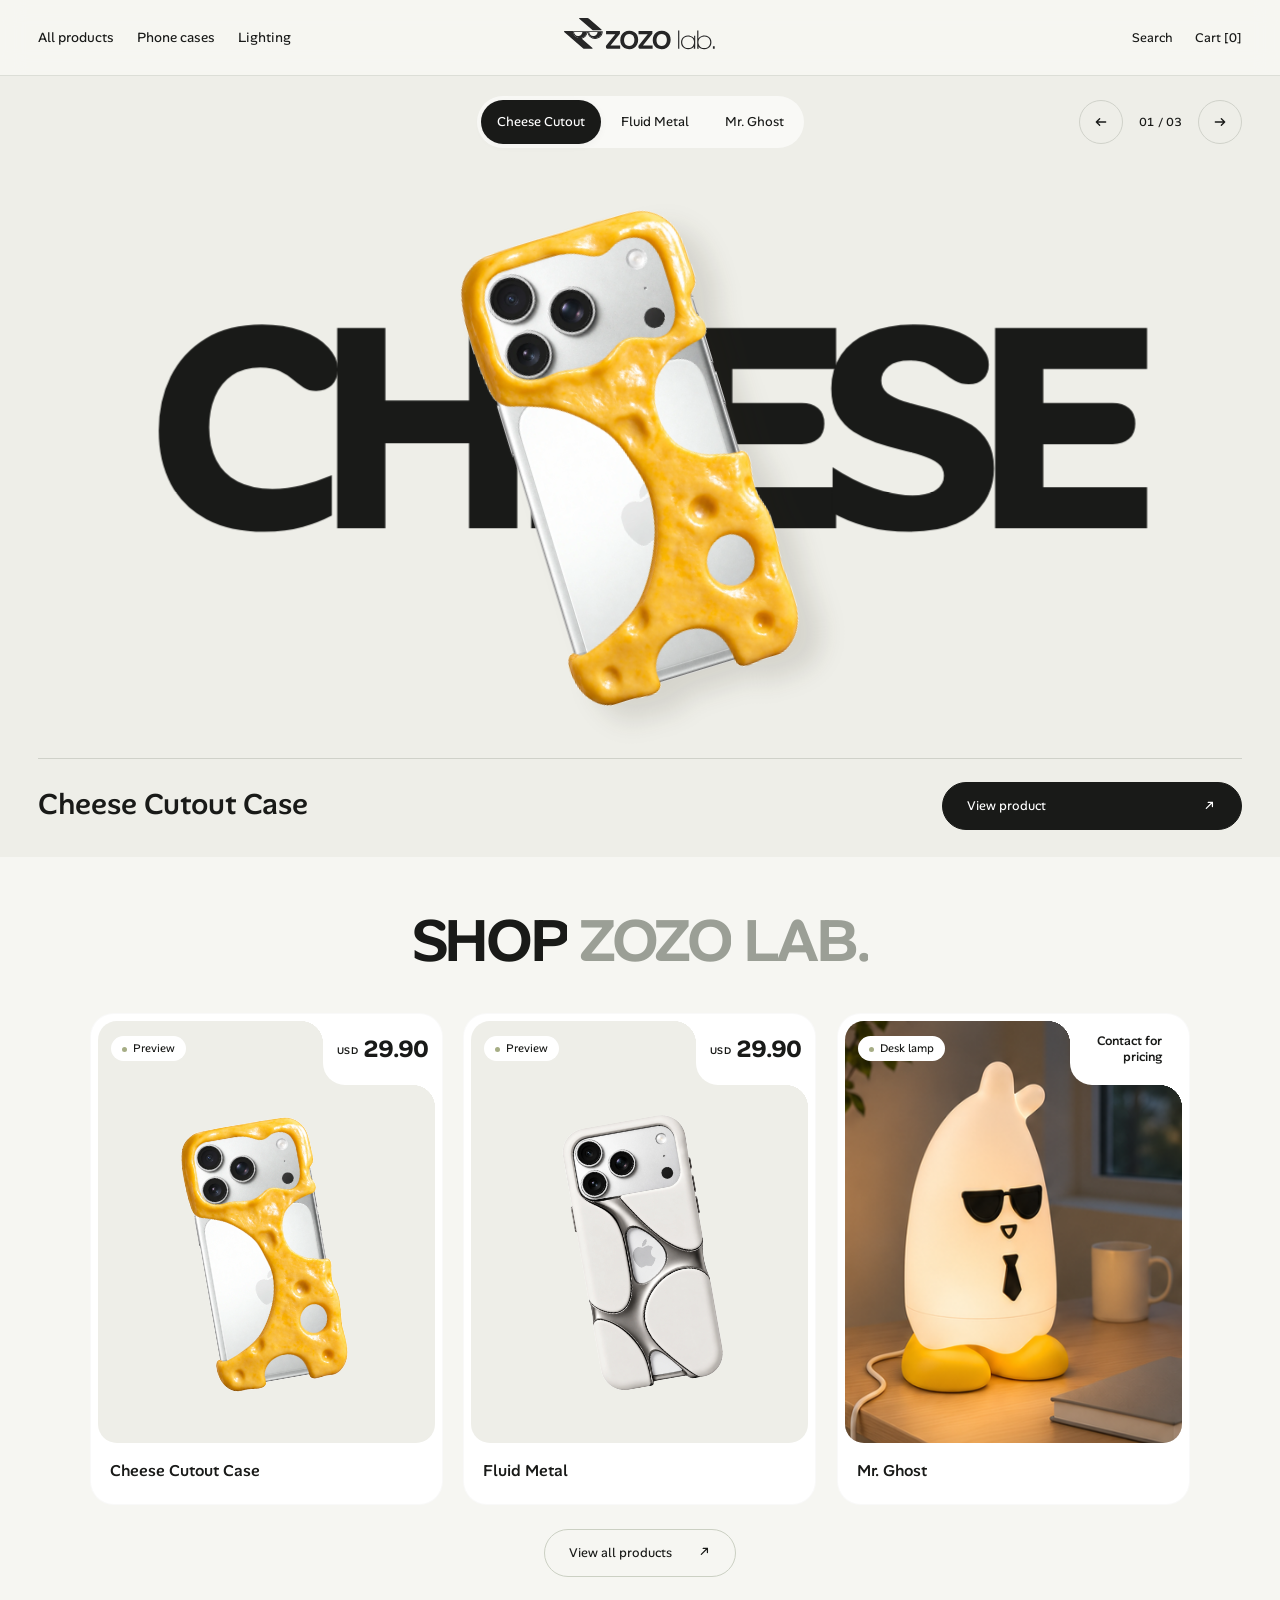
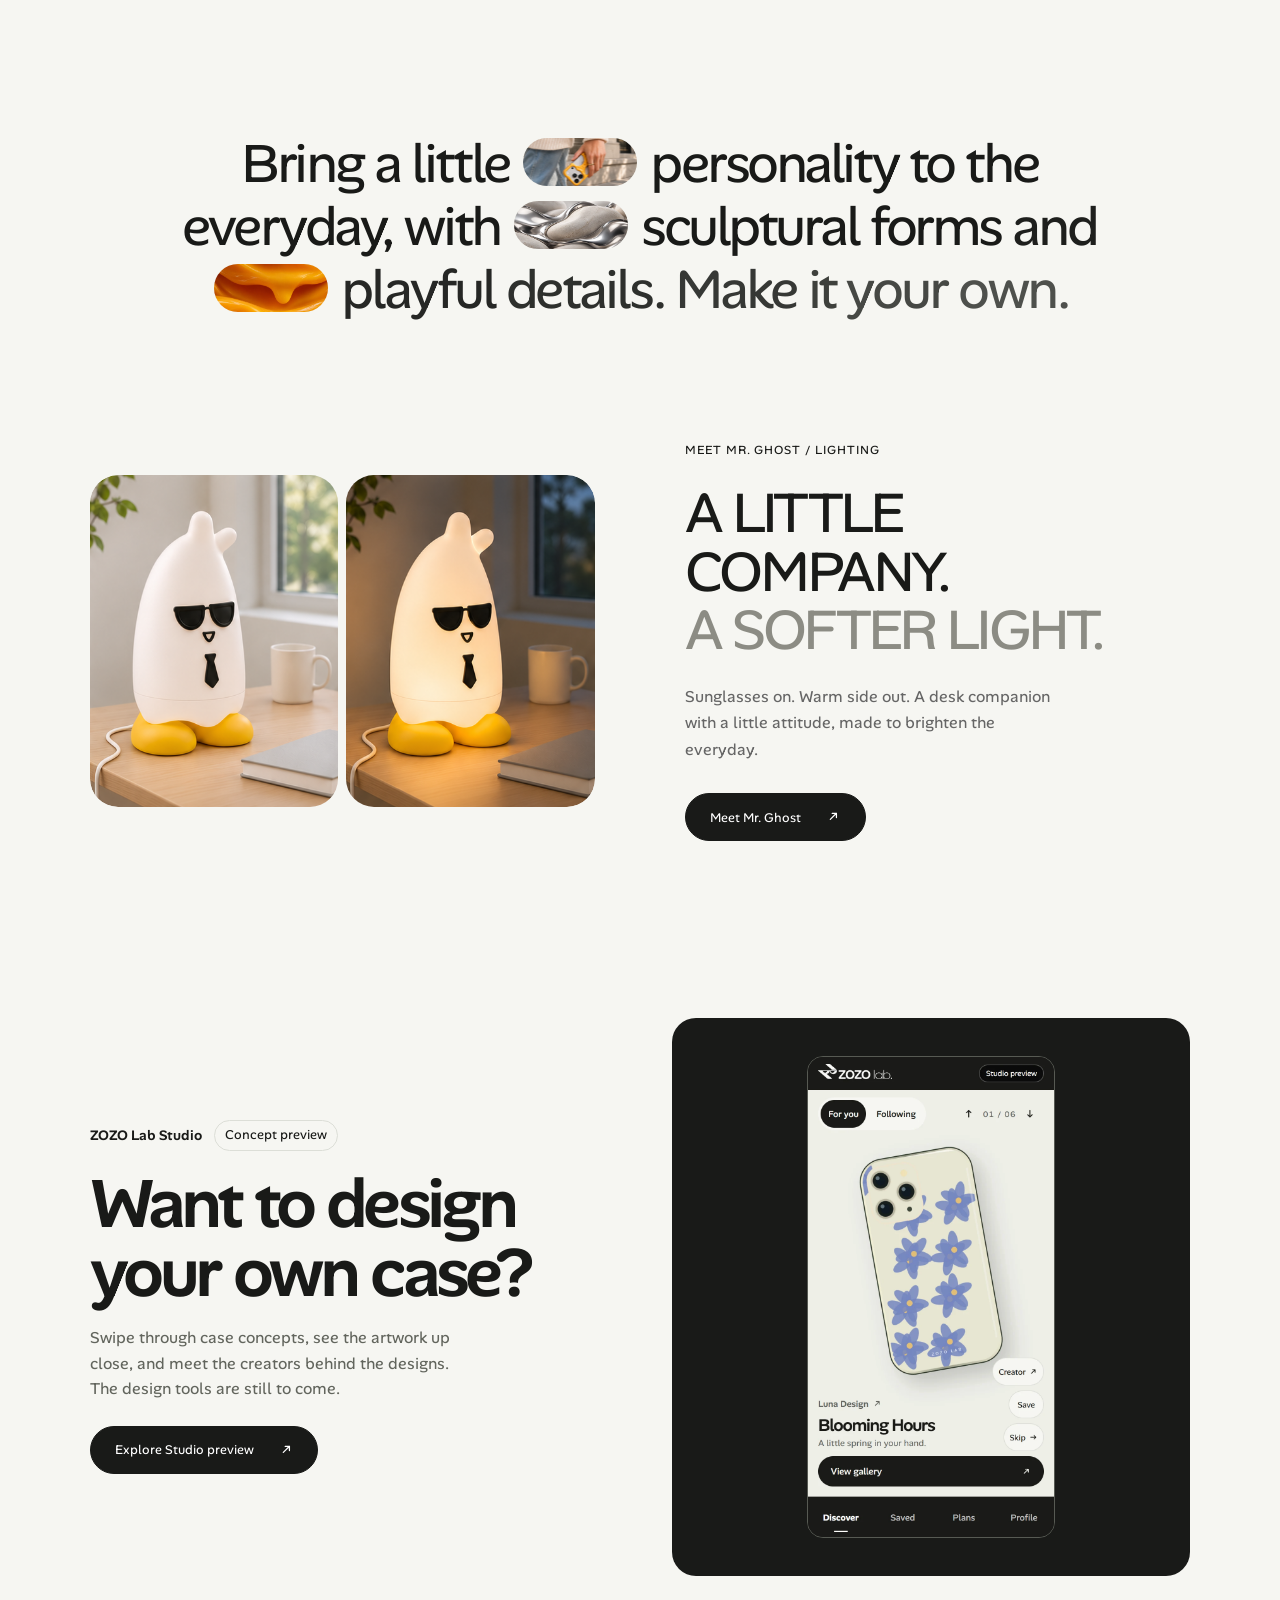
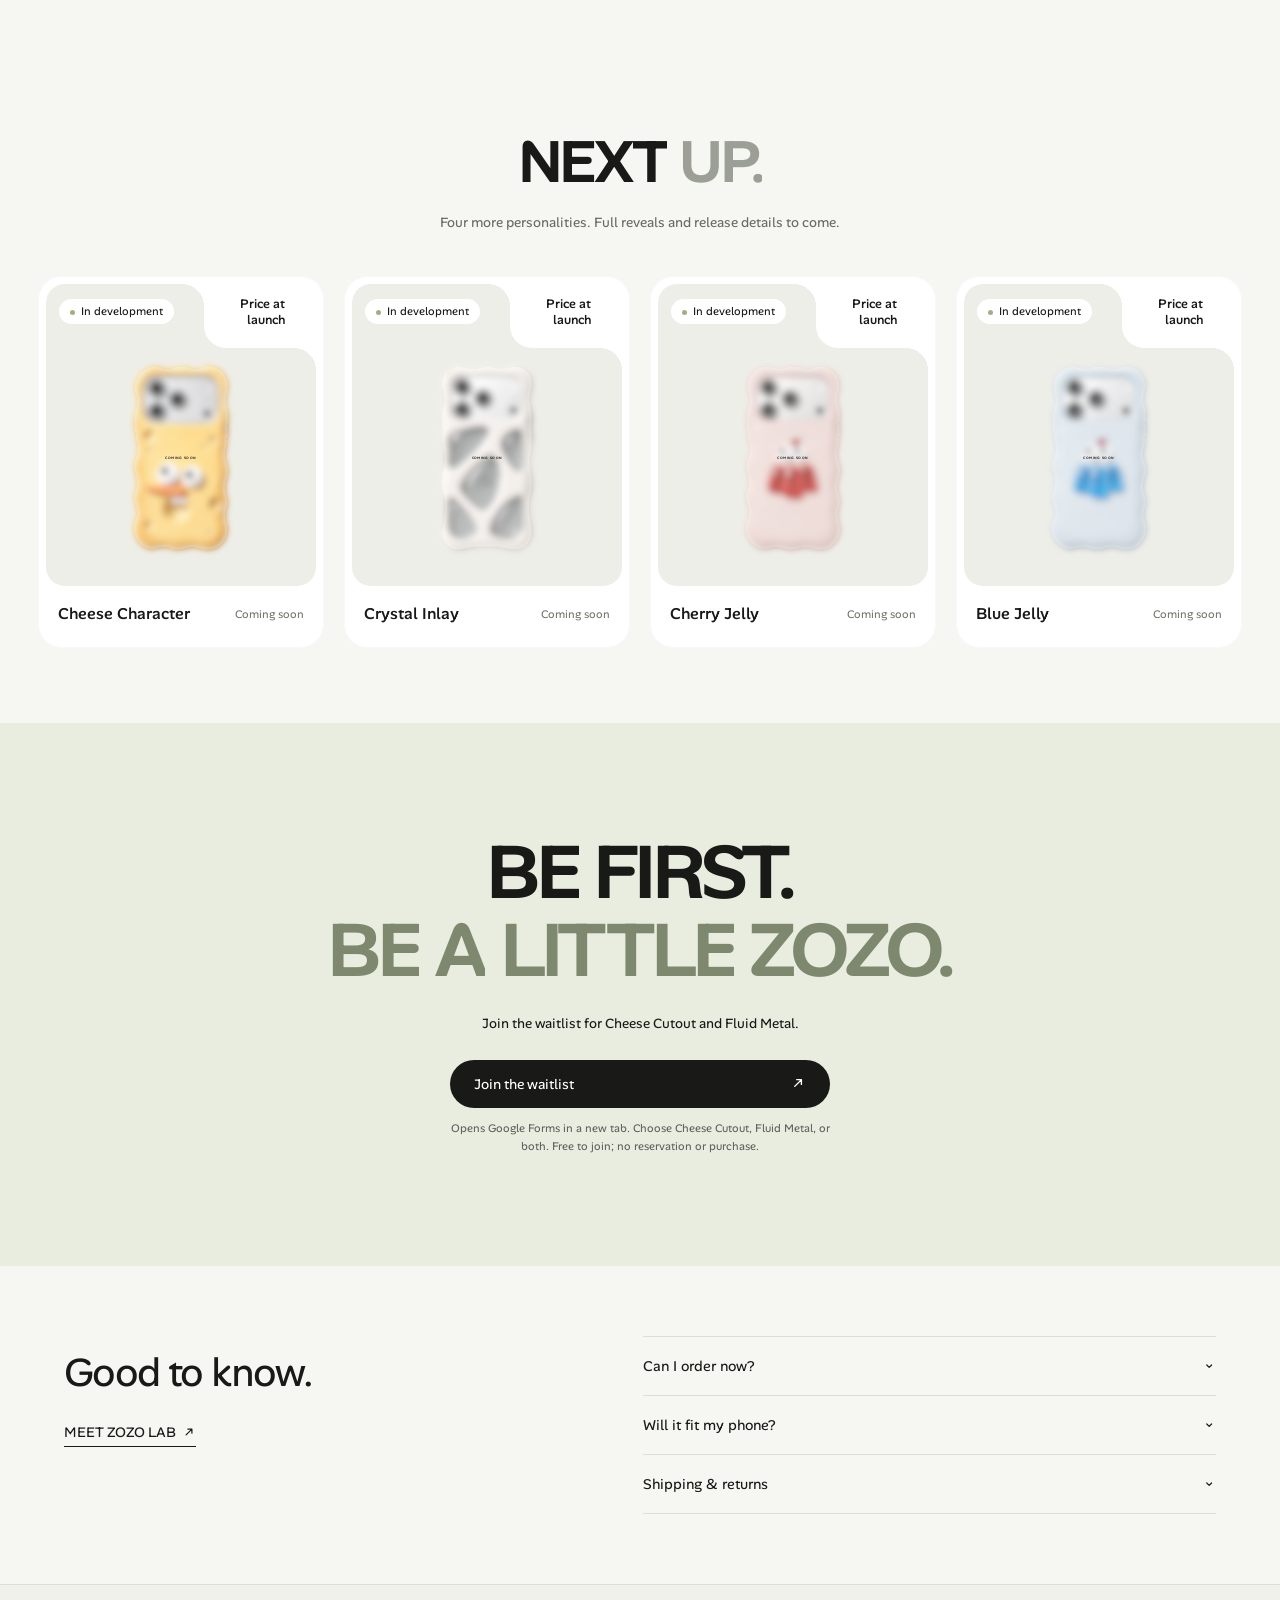
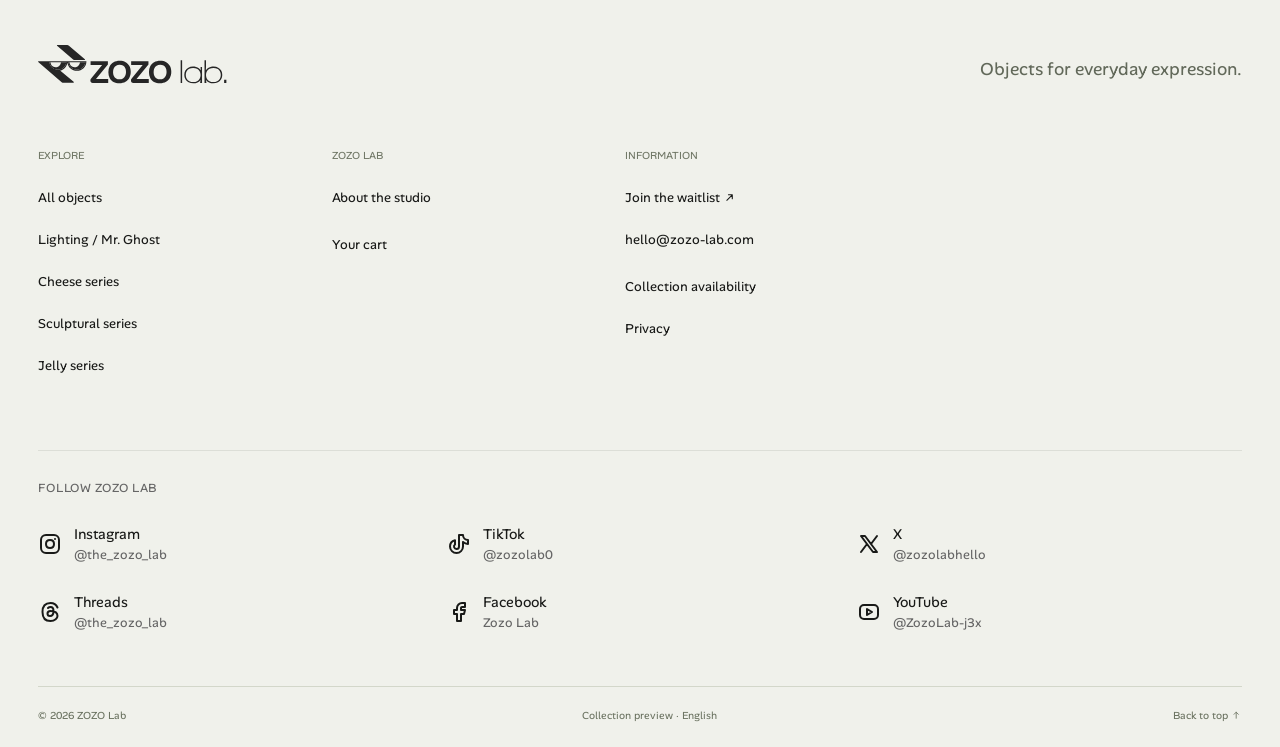
<file: index.html>
<!doctype html>
<html lang="en">
<head>
<meta charset="utf-8"><meta name="viewport" content="width=device-width,initial-scale=1"><meta name="theme-color" content="#f6f6f2">
<meta name="description" content="Meet Mr. Ghost, a characterful desk lamp, and explore ZOZO Lab's sculptural phone cases. Objects for everyday expression.">
<meta property="og:title" content="ZOZO Lab — Objects for everyday expression"><meta property="og:description" content="Sculptural forms. Playful details. Discover Mr. Ghost lighting and sculptural phone cases.">
<!-- Google tag (gtag.js) -->
<script async src="https://www.googletagmanager.com/gtag/js?id=G-ENY7009VCP"></script>
<script>
window.dataLayer = window.dataLayer || [];
function gtag(){dataLayer.push(arguments);}
gtag('js', new Date());
gtag('config', 'G-ENY7009VCP');
</script>
<title>ZOZO Lab Store — Objects for everyday expression</title><link rel="icon" href="favicon.svg" type="image/svg+xml"><link rel="preload" href="assets/AlanSans.ttf" as="font" type="font/ttf" crossorigin><link rel="stylesheet" href="styles.css?v=16"><link rel="stylesheet" href="showcase.css?v=3"><script src="silhouettes.js?v=3" defer></script><link rel="stylesheet" href="motion.css?v=2"><link rel="stylesheet" href="cards.css?v=4"><script src="ghost.js?v=6" defer></script><script src="showcase.js?v=11" defer></script><script src="motion.js?v=2" defer></script><link rel="stylesheet" href="icons.css?v=3"><script src="icons.js?v=2" defer></script><link rel="stylesheet" href="ghost.css?v=4"><link rel="stylesheet" href="typography.css?v=1"><link rel="stylesheet" href="buttons.css?v=3"><link rel="stylesheet" href="store.css?v=4"><script src="app.js?v=23" defer></script>
</head>
<body>
<a class="skip" href="#main">Skip to content</a>
<header class="header"><div class="header-left"><button class="menu-icon" data-panel="menu" aria-label="Open menu" aria-haspopup="dialog"><svg class="ui-icon" viewBox="0 0 24 24" fill="none" aria-hidden="true" focusable="false"><use href="assets/icons/coolicons.svg#menu-double"></use></svg></button><a class="logo" href="#/" aria-label="ZOZO Lab home"><img src="assets/ZOZO-Lab_logo_black.svg" alt="ZOZO Lab" width="680" height="172"></a></div><nav class="desktop-nav" aria-label="Main"><a href="#/shop">All products</a><a href="#/shop/cases">Phone cases</a><a href="#/shop/lighting">Lighting</a></nav><div class="header-right"><button data-panel="search">Search</button><button data-panel="saved">Cart <span data-saved-count>[0]</span></button></div></header>
<main id="main" tabindex="-1"></main>
<footer><div class="footer-top"><a class="footer-logo" href="#/"><img src="assets/ZOZO-Lab_logo_black.svg" width="680" height="172" alt="ZOZO Lab home"></a><p>Objects for everyday expression.</p></div><div class="footer-links"><nav aria-label="Explore"><p>Explore</p><a href="#/shop">All objects</a><a href="#/shop/lighting">Lighting / Mr. Ghost</a><a href="#/shop/cheese">Cheese series</a><a href="#/shop/sculptural">Sculptural series</a><a href="#/shop/jelly">Jelly series</a></nav><nav aria-label="Studio"><p>ZOZO Lab</p><a href="#/about">About the studio</a><button data-panel="saved">Your cart</button></nav><nav aria-label="Information"><p>Information</p><a href="https://docs.google.com/forms/d/e/1FAIpQLSeRh6bpXab-RNYgGdSET0bVQ9oXXQEcdVgrEw2RetalGrGChg/viewform" target="_blank" rel="noopener noreferrer">Join the waitlist ↗</a><a href="mailto:hello@zozo-lab.com">hello@zozo-lab.com</a><button data-panel="availability">Collection availability</button><button data-panel="privacy">Privacy</button></nav></div><nav class="footer-socials" aria-label="Official social accounts"><p class="social-heading">FOLLOW ZOZO LAB</p><div class="social-links"><a href="https://www.instagram.com/the_zozo_lab/" target="_blank" rel="noopener noreferrer" aria-label="ZOZO Lab on Instagram (opens in a new tab)"><svg class="ui-icon social-icon" viewBox="0 0 24 24" fill="none" aria-hidden="true" focusable="false"><use href="assets/icons/coolicons.svg?v=2#social-instagram"></use></svg><span><span class="social-platform">Instagram</span><span class="social-account">@the_zozo_lab</span></span></a><a href="https://www.tiktok.com/@zozolab0" target="_blank" rel="noopener noreferrer" aria-label="ZOZO Lab on TikTok (opens in a new tab)"><svg class="ui-icon social-icon" viewBox="0 0 24 24" fill="none" aria-hidden="true" focusable="false"><use href="assets/icons/coolicons.svg?v=2#social-tiktok"></use></svg><span><span class="social-platform">TikTok</span><span class="social-account">@zozolab0</span></span></a><a href="https://x.com/zozolabhello" target="_blank" rel="noopener noreferrer" aria-label="ZOZO Lab on X (opens in a new tab)"><svg class="ui-icon social-icon" viewBox="0 0 24 24" fill="none" aria-hidden="true" focusable="false"><use href="assets/icons/coolicons.svg?v=2#social-x"></use></svg><span><span class="social-platform">X</span><span class="social-account">@zozolabhello</span></span></a><a href="https://www.threads.com/@the_zozo_lab" target="_blank" rel="noopener noreferrer" aria-label="ZOZO Lab on Threads (opens in a new tab)"><svg class="ui-icon social-icon" viewBox="0 0 24 24" fill="none" aria-hidden="true" focusable="false"><use href="assets/icons/coolicons.svg?v=2#social-threads"></use></svg><span><span class="social-platform">Threads</span><span class="social-account">@the_zozo_lab</span></span></a><a href="https://www.facebook.com/profile.php?id=61591870499384" target="_blank" rel="noopener noreferrer" aria-label="ZOZO Lab on Facebook (opens in a new tab)"><svg class="ui-icon social-icon" viewBox="0 0 24 24" fill="none" aria-hidden="true" focusable="false"><use href="assets/icons/coolicons.svg?v=2#social-facebook"></use></svg><span><span class="social-platform">Facebook</span><span class="social-account">Zozo Lab</span></span></a><a href="https://www.youtube.com/@ZozoLab-j3x" target="_blank" rel="noopener noreferrer" aria-label="ZOZO Lab on YouTube (opens in a new tab)"><svg class="ui-icon social-icon" viewBox="0 0 24 24" fill="none" aria-hidden="true" focusable="false"><use href="assets/icons/coolicons.svg?v=2#social-youtube"></use></svg><span><span class="social-platform">YouTube</span><span class="social-account">@ZozoLab-j3x</span></span></a></div></nav><div class="footer-bottom"><span>© <span id="year"></span> ZOZO Lab</span><span>Collection preview · English</span><a href="#main">Back to top ↑</a></div></footer>
<dialog id="drawer" aria-labelledby="drawer-title"><div class="drawer-head"><h2 id="drawer-title"></h2><button id="close-drawer" aria-label="Close panel">Close ×</button></div><div id="drawer-content"></div></dialog><p class="toast" role="status" aria-live="polite"></p><noscript><p class="no-script">Please enable JavaScript to browse the ZOZO Lab collection.</p></noscript>
</body></html>
</file>
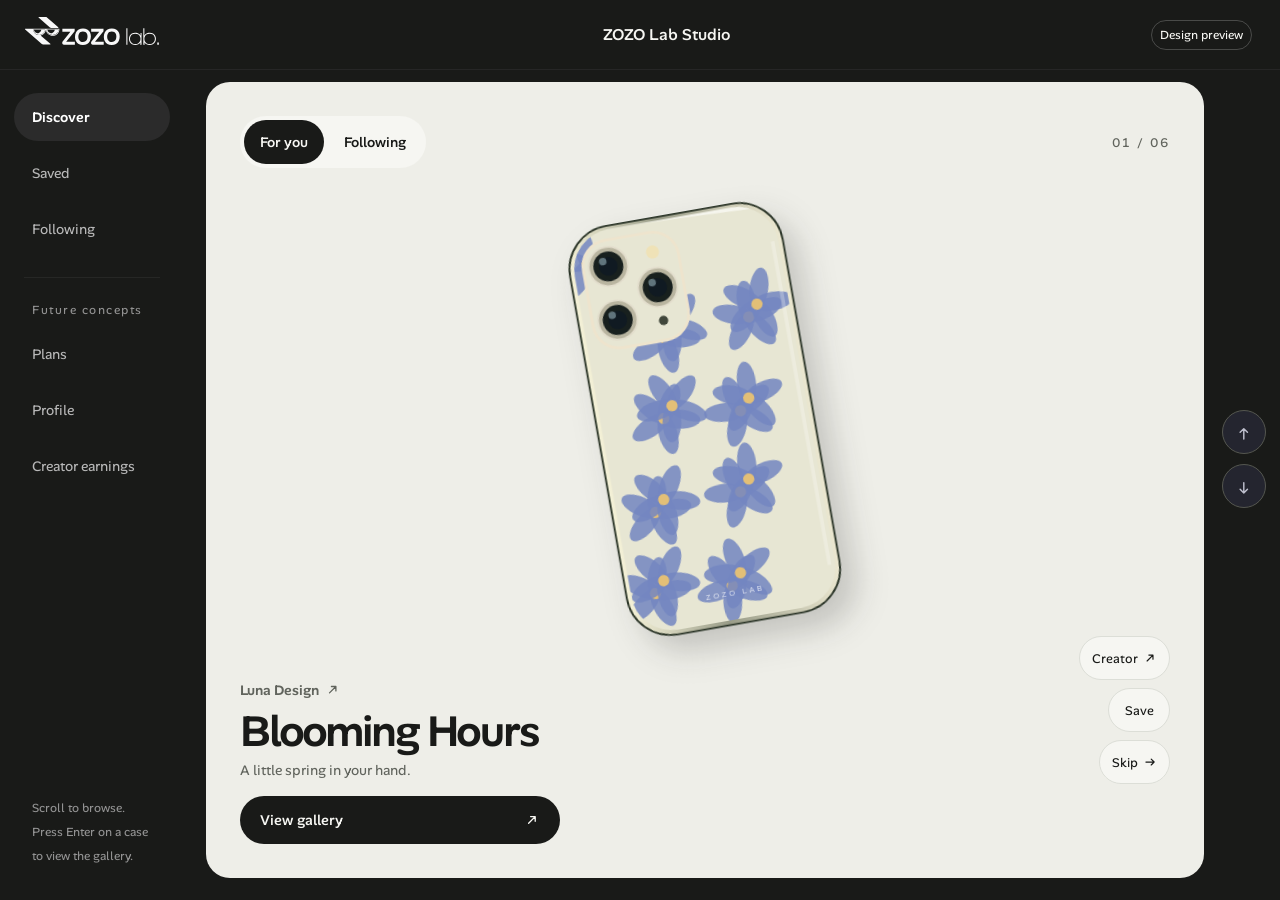
<file: discovery-preview/index.html>
<!doctype html>
<html lang="en"><head><meta charset="utf-8"><meta name="viewport" content="width=device-width, initial-scale=1, viewport-fit=cover"><title>ZOZO Lab Studio — Design Preview</title>
<style>
*{box-sizing:border-box}body{margin:0;background:#f4f3f0;color:#171918;font-family:Inter,'Segoe UI','Microsoft YaHei',sans-serif}button,select{font:inherit}button{cursor:pointer;border:0;background:none;color:inherit}button:focus-visible,select:focus-visible{outline:3px solid #678754;outline-offset:4px}button:disabled{opacity:.4;cursor:default}.layout{display:grid;grid-template-columns:minmax(270px,1fr) minmax(350px,440px) minmax(265px,1fr);height:100dvh;max-width:1600px;margin:auto;gap:38px;padding:24px 42px}.intro{display:flex;flex-direction:column;justify-content:space-between;padding:18px 0}.logo{font-size:34px;font-weight:800;letter-spacing:-2px}.eyebrow{font-size:11px;letter-spacing:3px;color:#747970;text-transform:uppercase}.intro h1{font-size:clamp(38px,4vw,62px);font-weight:500;line-height:1.2;letter-spacing:-2px;margin:24px 0}.intro p{font-size:14px;line-height:1.9;color:#73776f}.tag{display:inline-flex;font-size:11px;border:1px solid #d6d8d0;border-radius:20px;padding:7px 11px;gap:7px;align-items:center}.dot{height:6px;width:6px;background:#789465;border-radius:50%}.guide{display:grid;gap:15px;font-size:12px;color:#666d61}.guide span{display:inline-block;width:30px;color:#242922}.small{font-size:11px;color:#7b8078;line-height:1.8}.phone{position:relative;border-radius:34px;background:#20291e;overflow:hidden;box-shadow:0 18px 55px #27301e24;min-height:0;color:white;isolation:isolate}.feed{position:absolute;inset:0;touch-action:none;user-select:none;background:linear-gradient(145deg,var(--bg1),var(--bg2));transition:background .35s}.grain{position:absolute;inset:0;opacity:.17;background-image:url('data:image/svg+xml,%3Csvg xmlns="http://www.w3.org/2000/svg" width="180" height="180"%3E%3Cfilter id="n"%3E%3CfeTurbulence baseFrequency=".8" numOctaves="3" stitchTiles="stitch"/%3E%3C/filter%3E%3Cpath fill="white" filter="url(%23n)" opacity=".4" d="M0 0h180v180H0z"/%3E%3C/svg%3E');pointer-events:none}.orb{position:absolute;width:450px;height:450px;border:1px solid #ffffff18;border-radius:50%;top:13%;left:-130px;box-shadow:0 0 0 65px #ffffff06,0 0 0 130px #ffffff04}.phone-head{position:absolute;top:0;left:0;right:0;display:flex;justify-content:space-between;align-items:center;padding:25px 22px;z-index:2}.wordmark{font-size:19px;font-weight:700;letter-spacing:-1px}.demo-label{font-size:9px;letter-spacing:1.3px;background:#ffffff24;border:1px solid #ffffff35;border-radius:20px;padding:6px 8px}.tabs{position:absolute;top:76px;left:22px;display:flex;gap:20px;font-size:13px;z-index:2}.tabs button{padding:0 0 7px;opacity:.6}.tabs button.active{opacity:1;border-bottom:2px solid white}.art{position:absolute;left:5%;right:9%;top:17%;bottom:26%;display:flex;align-items:center;justify-content:center;pointer-events:none;filter:drop-shadow(12px 24px 18px #0005);transform:rotate(-10deg);animation:arrive .45s ease-out}.art svg{height:100%;max-width:100%;overflow:visible}.underlay{position:absolute;bottom:0;left:0;right:0;height:49%;background:linear-gradient(transparent,#10170fd9 75%);pointer-events:none}.product-copy{position:absolute;bottom:148px;left:24px;right:72px;pointer-events:none}.product-copy h2{font-size:30px;letter-spacing:-1px;margin:10px 0}.product-copy p{font-size:12px;line-height:1.7;opacity:.8;margin:0}.creator-link{font-size:12px;pointer-events:auto;padding:0}.side-actions{position:absolute;right:17px;bottom:160px;display:grid;gap:19px;text-align:center}.icon{width:43px;height:43px;border-radius:50%;background:#ffffff18;backdrop-filter:blur(8px);display:grid;place-items:center;font-size:23px;border:1px solid #ffffff35}.side-actions small{display:block;margin-top:5px;font-size:9px}.liked{color:#ff928f}.choose{position:absolute;bottom:82px;left:22px;right:22px;border-radius:30px;background:#fff;color:#181d17;padding:15px;display:flex;justify-content:space-between;font-size:13px}.nav{position:absolute;left:0;right:0;bottom:0;height:68px;background:#121710e8;display:flex;justify-content:space-around;z-index:3;padding-bottom:env(safe-area-inset-bottom)}.nav button{display:grid;place-content:center;gap:4px;min-width:60px;font-size:10px;color:#bdc3b8}.nav b{font-size:20px;font-weight:400}.nav button.active{color:white}.counter{position:absolute;right:22px;top:83px;font-size:10px;letter-spacing:2px;opacity:.7}.rail{display:flex;flex-direction:column;justify-content:space-between;padding:20px 0}.edition{display:flex;justify-content:space-between;border-bottom:1px solid #d8dbd3;padding-bottom:18px;font-size:11px;color:#697161}.rail h2{font-size:23px;line-height:1.4;font-weight:500}.mini-creator{display:flex;align-items:center;gap:12px;margin:20px 0}.avatar{background:#dfe6d8;width:44px;height:44px;border-radius:50%;display:grid;place-items:center;font-size:15px;color:#4c6141;font-weight:600}.mini-creator p{margin:4px 0}.outline{border:1px solid #d7dcd2;border-radius:25px;padding:10px 16px;font-size:12px}.story{font-size:13px;color:#747c6e;line-height:1.9}.chips{display:flex;gap:7px;flex-wrap:wrap;margin:18px 0}.chip{font-size:10px;border-radius:20px;background:#e6e9e1;padding:7px 11px}.rail-bottom{border-top:1px solid #d8dbd3;padding-top:20px}.rail-bottom h3{font-size:14px;font-weight:500}.next-buttons{display:flex;gap:10px;margin-top:20px}.next-buttons button{border:1px solid #d4d9cc;width:40px;height:40px;border-radius:50%;font-size:20px}.toast{position:absolute;top:120px;left:50%;transform:translateX(-50%);z-index:20;background:#111e;border-radius:25px;padding:12px 20px;font-size:12px;white-space:nowrap;pointer-events:none;opacity:0;transition:opacity .2s}.toast.show{opacity:1}.burst{position:absolute;top:38%;left:41%;font-size:74px;color:#ff9caa;z-index:2;pointer-events:none;animation:heart .65s both}.panel{position:absolute;inset:0;z-index:5;background:#fafbf8;color:#1d241a;overflow:auto;overscroll-behavior:contain;padding:24px 22px 92px}.panel-head{display:flex;align-items:center;justify-content:space-between;margin-bottom:24px}.panel-head button{font-size:23px;padding:0 10px 0 0}.panel-head strong{font-size:14px}.panel h2{font-size:28px;font-weight:500;letter-spacing:-1px;margin:12px 0}.panel p{font-size:12px;line-height:1.8;color:#7a8273}.panel .hero-art{height:210px;border-radius:20px;display:flex;justify-content:center;padding:18px;background:linear-gradient(130deg,var(--bg1),var(--bg2));margin-bottom:20px}.hero-art svg{height:100%;max-width:100%}.section-label{font-size:11px;letter-spacing:2px;color:#7f8977;margin:24px 0 12px}.plans{display:grid;gap:10px}.plan{text-align:left;border:1px solid #dde2d7;border-radius:16px;padding:15px;display:flex;justify-content:space-between;align-items:center;background:white}.plan.selected{border:1.5px solid #3d5734;background:#ecf1e8}.plan strong{font-size:14px;display:block}.plan small{font-size:10px;color:#7b8474;display:block;margin-top:5px}.price{font-size:22px;white-space:nowrap}.price small{display:inline;font-size:10px}.primary{display:block;width:100%;padding:15px;border-radius:26px;background:#1b2119;color:#fff;font-size:13px;margin-top:18px}.secondary{display:block;width:100%;padding:13px;border-radius:26px;border:1px solid #d8ded2;font-size:12px;margin-top:10px}.grid{display:grid;grid-template-columns:1fr 1fr;gap:11px}.tile{border:1px solid #e0e4da;border-radius:16px;overflow:hidden;text-align:left;padding:0;background:white}.tile .thumb{height:150px;display:flex;justify-content:center;padding:13px;background:linear-gradient(145deg,var(--bg1),var(--bg2))}.thumb svg{height:100%;max-width:100%}.tile strong,.tile small{display:block;margin:10px 10px;font-size:12px}.tile small{font-size:10px;color:#7a8273}.statrow{display:flex;justify-content:space-around;text-align:center;margin:25px 0}.statrow strong{display:block;font-size:20px}.statrow small{font-size:10px;color:#818b78}.notice{background:#edf0e8;padding:13px;border-radius:13px;font-size:11px;line-height:1.8;color:#69765f}.row{display:flex;justify-content:space-between;gap:15px;padding:12px 0;border-bottom:1px solid #e5e8e0;font-size:12px}.row span:last-child{text-align:right}select{width:100%;padding:12px;background:white;border:1px solid #d8ded2;border-radius:12px;color:#293223}.success{width:64px;height:64px;border-radius:50%;background:#dfead9;color:#4f7140;display:grid;place-items:center;font-size:30px;margin:25px auto}.empty{text-align:center;padding:35px 0}.creator-banner{height:110px;background:linear-gradient(140deg,#becfae,#e8dccc);margin:-24px -22px 0}.profile-avatar{margin-top:-25px;border:4px solid #fafbf8;width:65px;height:65px}.split{height:12px;display:flex;border-radius:12px;overflow:hidden;margin:18px 0}.split i:nth-child(1){width:22%;background:#8ca57d}.split i:nth-child(2){width:43%;background:#d6c3a4}.split i:nth-child(3){width:35%;background:#bbbfc7}.footer-note{text-align:center;font-size:10px;color:#90988a;margin-top:20px}.confirm-check{font-size:12px;display:flex;gap:8px;align-items:flex-start;line-height:1.7;margin-top:20px}.confirm-check input{accent-color:#426735;margin-top:4px}.badge{background:#e6ecdf;font-size:10px;padding:5px 8px;border-radius:12px}.follow{background:#1c2518;color:white;border-radius:25px;padding:9px 18px;font-size:12px}.flex{display:flex;justify-content:space-between;align-items:center}.hidden{display:none!important}@keyframes arrive{from{opacity:0;transform:translateY(18px) rotate(-7deg)}to{opacity:1;transform:rotate(-10deg)}}@keyframes heart{0%{transform:scale(.3);opacity:0}35%{transform:scale(1.2);opacity:1}100%{transform:translateY(-40px);opacity:0}}@media(max-width:1080px){.layout{grid-template-columns:1fr minmax(350px,440px);padding:20px 30px;gap:30px}.rail{display:none}}@media(max-width:680px){body{background:#111}.layout{display:block;padding:0;height:100dvh}.intro,.rail{display:none}.phone{height:100dvh;border-radius:0;max-width:500px;margin:auto}.art{top:17%;bottom:28%}.phone-head{padding-top:max(22px,env(safe-area-inset-top))}.panel{padding-top:max(24px,env(safe-area-inset-top))}}@media(prefers-reduced-motion:reduce){*{animation:none!important;transition:none!important}}
</style></head><body>
<main class="layout">
  <section class="phone" aria-label="Phone case discovery">
    <div id="feed" class="feed" tabindex="0" aria-label="Product feed. Up and down browse; left opens the creator; right skips."></div>
    <div id="panel" class="panel hidden"></div>
    <div id="toast" class="toast" role="status" aria-live="polite"></div>
    <nav class="nav" aria-label="Main navigation"><button data-nav="feed">Discover</button><button data-nav="wishlist">Saved <span id="wish-count"></span></button><button data-nav="subscription">Plans</button><button data-nav="account">Profile</button></nav>
  </section>
  <aside class="rail" aria-label="Browse designs"><div class="rail-bottom"><div class="next-buttons"><button id="prev" aria-label="Previous design"></button><button id="next" aria-label="Next design"></button></div></div></aside>
</main>
<style>.nav{z-index:6}.phone:has(.panel:not(.hidden)) .nav{background:#f8faf5;border-top:1px solid #e1e6da}.phone:has(.panel:not(.hidden)) .nav button{color:#929c89}.phone:has(.panel:not(.hidden)) .nav button.active{color:#23351d}</style>
<style>
/* Shared short-form browsing shell; desktop and handheld have separate navigation. */
.desktop-header,.desktop-sidebar{display:none}
@media(min-width:761px){
 body{background:#0c0d13;color:#f5f5f7;overflow:hidden}
 .layout{display:block;max-width:none;height:100dvh;padding:82px 76px 22px 206px;margin:0}
 .intro{display:none}
 .desktop-header{display:flex;position:fixed;inset:0 0 auto;height:70px;align-items:center;justify-content:space-between;gap:25px;padding:0 28px 0 25px;background:#0c0d13;z-index:15;border-bottom:1px solid #ffffff09}
 .desktop-brand{font-size:27px;font-weight:800;letter-spacing:-1.5px;width:156px;flex:none}.desktop-brand i{color:#ff3b64;font-style:normal}
 .desktop-header .header-links{display:flex;align-items:center;gap:25px;flex:1;font-size:13px;color:#9e9eab}
 .header-links strong{color:#f3f3f6;font-weight:500}.header-links span{font-size:11px;color:#656673}
 .header-actions{display:flex;align-items:center;gap:14px}.header-actions .demo-label{color:#a1a2ae;background:#ffffff05;border-color:#ffffff12}
 .header-cta{background:#fe365f;border-radius:8px;color:white;padding:10px 18px;font-size:12px;font-weight:600}
 .header-profile{width:34px;height:34px;border:1px solid #ffffff20;border-radius:50%;background:#252731;font-size:12px}
 .desktop-sidebar{display:flex;position:fixed;inset:70px auto 0 0;width:184px;padding:23px 14px 20px;flex-direction:column;z-index:12;background:#0c0d13}
 .side-menu{display:grid;gap:8px}.side-menu button{display:flex;gap:16px;align-items:center;text-align:left;padding:15px 18px;border-radius:9px;color:#a7a7b3;font-size:15px;white-space:nowrap}
 .side-menu button b{font-size:22px;font-weight:400;width:23px;text-align:center;line-height:1}
 .side-menu button:hover{background:#ffffff08;color:white}.side-menu button.active{background:#24252e;color:#fff;font-weight:600}
 .sidebar-separator{height:1px;background:#ffffff0e;margin:24px 10px}.sidebar-caption{padding:0 18px;font-size:10px;letter-spacing:1.5px;color:#575865}
 .sidebar-bottom{margin-top:auto;padding:20px 18px 0;font-size:11px;line-height:2;color:#666874}.sidebar-bottom strong{font-weight:400;color:#a3a4af}
 .phone{height:100%;width:100%;border-radius:14px;box-shadow:none;background:#16171e;overflow:hidden}
 .feed{background:#171820!important}
 .feed:before{content:'';position:absolute;inset:0 0 0 0;background:radial-gradient(ellipse at 50% 42%,var(--bg1),transparent 67%);opacity:.28}
 .feed:after{content:'';position:absolute;top:0;bottom:0;left:50%;transform:translateX(-50%);width:min(62vh,60%);background:linear-gradient(155deg,var(--bg1),var(--bg2));opacity:.7;z-index:-1}
 .grain{left:25%;right:25%;opacity:.08}.orb{width:500px;height:500px;left:calc(50% - 250px);top:9%;opacity:.5}
 .phone-head{top:0;padding:22px 27px}.phone-head .wordmark{display:none}.phone-head .demo-label{background:#0003;border-color:#ffffff15;margin-left:auto;font-size:9px}
 .tabs{top:24px;left:28px;gap:27px;font-size:15px}.counter{right:auto;left:28px;top:68px;font-size:10px;color:#c6c6d0}
 .art{left:23%;right:23%;top:7%;bottom:18%;transform:rotate(-8deg);filter:drop-shadow(16px 30px 28px #0006)}
 .art svg{max-width:100%;height:100%}.underlay{height:55%;background:linear-gradient(transparent,#11121bc9)}
 .product-copy{left:30px;bottom:108px;right:100px;max-width:440px}.product-copy h2{font-size:32px;margin:11px 0}.product-copy p{font-size:13px;line-height:1.9}.creator-link{font-size:14px;font-weight:600}
 .side-actions{right:28px;bottom:106px;gap:24px}.icon{width:48px;height:48px;border:0;background:#ffffff0f;font-size:27px}.side-actions small{font-size:10px;color:#c0c0c9}
 .choose{left:28px;right:auto;bottom:30px;width:305px;border-radius:9px;background:#fe365f;color:#fff;font-size:13px;padding:16px 18px;font-weight:500}
 .phone>.nav{display:none}
 .rail{display:block;position:fixed;right:16px;top:calc(50% - 40px);width:42px;padding:0;z-index:10}.rail>div:first-child{display:none}.rail-bottom{padding:0;border:0}.rail-bottom>*:not(.next-buttons){display:none}.next-buttons{display:grid;gap:10px;margin:0}.next-buttons button{background:#24252f;border:0;color:#bdbecc;width:40px;height:40px}.next-buttons button:hover{background:#353744;color:white}
 .panel{left:50%;right:auto;width:min(100%,850px);transform:translateX(-50%);padding:28px 38px 36px;background:#191b24;color:#f4f4f8}
 .panel p,.panel .small{color:#a2a7b5}.panel .notice{background:#252936;color:#b4bdcb}.panel .section-label{color:#858f9f}.panel .plan,.panel .tile{background:#222530;border-color:#363b4a;color:#f4f4f7}.panel .plan.selected{background:#303025;border-color:#aaa37b}.panel .plan small,.panel .tile small{color:#a3a8b6}.panel .secondary{border-color:#414655}.panel .primary{background:#fe365f;color:white}.panel .row{border-color:#323644}.panel select{background:#232732;border-color:#414655;color:#e5e8f0}.panel .badge{background:#323644;color:#c4c8d4}.panel .footer-note{color:#80899a}.panel .profile-avatar{border-color:#191b24}.panel .creator-banner{margin:-28px -38px 0;height:140px}.panel .grid{grid-template-columns:repeat(3,minmax(0,1fr))}.panel .hero-art{height:250px}.panel .tile .thumb{height:170px}.panel .follow{background:#fe365f}
 .toast{top:85px}
}
@media(min-width:761px) and (max-width:1050px){.desktop-sidebar{width:150px;padding-inline:8px}.layout{padding-left:166px;padding-right:62px}.desktop-brand{width:120px;font-size:24px}.header-links span{display:none}.desktop-header .header-links{gap:16px}.side-menu button{padding:14px 12px;font-size:14px;gap:12px}.art{left:19%;right:19%}.product-copy h2{font-size:27px}.panel .grid{grid-template-columns:1fr 1fr}}
@media(max-width:760px){
 body{background:#09090c;overflow:hidden}.layout{display:block;height:100dvh;padding:0;max-width:none}.intro,.rail{display:none}.phone{height:100dvh;width:100%;max-width:none;border-radius:0;box-shadow:none}
 .phone-head{top:env(safe-area-inset-top);padding:17px 18px}.phone-head .wordmark{font-size:17px}.phone-head .demo-label{font-size:8px;padding:5px 7px;background:#0002}
 .tabs{top:calc(61px + env(safe-area-inset-top));left:50%;transform:translateX(-50%);gap:27px;white-space:nowrap;font-size:16px;font-weight:600}.tabs button{padding-bottom:9px;text-shadow:0 1px 6px #0005}.counter{top:calc(68px + env(safe-area-inset-top));right:18px;font-size:9px;letter-spacing:1px}
 .art{top:calc(16% + env(safe-area-inset-top));bottom:29%;left:8%;right:14%;filter:drop-shadow(15px 25px 20px #0005)}
 .product-copy{left:16px;right:74px;bottom:calc(148px + env(safe-area-inset-bottom))}.product-copy h2{font-size:27px;margin:8px 0}.product-copy p{font-size:12px}.creator-link{font-size:13px;font-weight:600}
 .side-actions{right:13px;bottom:calc(161px + env(safe-area-inset-bottom));gap:23px}.icon{width:43px;height:43px;background:#0000000a;border:0;font-size:31px;text-shadow:0 1px 6px #0005}.side-actions>div:first-child .icon{font-size:15px;border:2px solid white;background:#d7d7c9;color:#3b4836;text-shadow:none}.side-actions small{font-size:10px;text-shadow:0 1px 5px #0008}
 .choose{bottom:calc(75px + env(safe-area-inset-bottom));left:16px;right:16px;border-radius:9px;padding:13px 16px;background:#fe365f;color:#fff;font-weight:600}
 .nav{height:calc(61px + env(safe-area-inset-bottom));background:#101014!important;border-top:1px solid #ffffff0c!important;padding-bottom:env(safe-area-inset-bottom)}.nav button{font-size:13px;color:#9c9ca6!important;display:flex;align-items:center;justify-content:center;font-weight:500;gap:3px}.nav b{display:none}.nav button.active{color:#fff!important;font-weight:700}.nav button.active:after{content:'';position:absolute;bottom:calc(9px + env(safe-area-inset-bottom));height:2px;width:22px;background:white;border-radius:2px}
 .panel{padding-bottom:calc(86px + env(safe-area-inset-bottom))}.panel h2{line-height:1.35}
}
@media(max-width:360px){.counter{display:none}.product-copy h2{font-size:24px}.product-copy p{font-size:10px}.side-actions{gap:15px}.tabs{font-size:14px}}
</style>
<header class="desktop-header">
  <a class="desktop-brand" href="../" aria-label="Back to ZOZO Lab Store"><img class="brand-mark" src="logo-white.svg" alt="ZOZO Lab" width="680" height="172"></a>
  <strong>ZOZO Lab Studio</strong><span class="demo-label">Design preview</span>
</header>
<aside class="desktop-sidebar" aria-label="Desktop navigation">
  <nav class="side-menu" aria-label="Main navigation"><button data-nav="feed">Discover</button><button data-nav="wishlist">Saved</button><button data-filter="following">Following</button></nav>
  <div class="sidebar-separator"></div>
  <p class="sidebar-caption">Future concepts</p>
  <nav class="side-menu" aria-label="Concept features"><button data-nav="subscription">Plans</button><button data-nav="account">Profile</button><button data-action="earnings">Creator earnings</button></nav>
  <p class="sidebar-bottom">Scroll to browse.<br>Press Enter on a case to view the gallery.</p>
</aside>
<style>
/* ZOZO's monochrome interface keeps the individual designs as the color focus. */
button:focus-visible,select:focus-visible{outline-color:#999}
.desktop-brand i{color:#fff}
.header-cta,.choose,.panel .primary{background:#f5f5f5;color:#151515}
.header-cta:hover,.choose:hover,.panel .primary:hover{background:#d7d7d7}
.liked,.burst{color:#fff;text-shadow:0 1px 6px #0008}
.plan.selected{border-color:#333;background:#efefef}
.avatar{background:#e2e2e2;color:#333}.badge{background:#e7e7e7;color:#333}
.notice{background:#ededed;color:#555}.follow,.primary{background:#181818;color:#fff}
.success{background:#e9e9e9;color:#292929}.creator-banner{background:linear-gradient(140deg,#ccc,#eee)}
.confirm-check input{accent-color:#222}.side-actions>div:first-child .icon{background:#ddd;color:#333}
@media(min-width:761px){.panel .plan.selected{background:#343434;border-color:#aaa}.panel .follow{background:#f5f5f5;color:#171717}}
@media(max-width:760px){.choose{background:#f5f5f5;color:#151515}.phone:has(.panel:not(.hidden)) .nav button.active{color:#fff}}
</style>
<style>
/* Clear typography and restrained black-and-white controls. */
.phone-head .demo-label{background:#0009;color:#fff;border-color:#ffffff55;letter-spacing:1px}
.tabs button{opacity:.78;text-shadow:0 1px 5px #000}.tabs button.active{opacity:1}
.counter{color:#fff;opacity:1;text-shadow:0 1px 5px #000}
.underlay{height:55%;background:linear-gradient(transparent 5%,#090909ed 100%)}
.product-copy h2{letter-spacing:-.5px;font-weight:700;text-shadow:0 1px 8px #0009}
.product-copy p,.creator-link{opacity:1;color:#fff;text-shadow:0 1px 6px #000}
.side-actions small{color:#fff;text-shadow:0 1px 5px #000}
.icon{background:#0007;border:1px solid #ffffff50}
.choose,.header-cta{border-radius:6px;font-weight:700;box-shadow:none}
.panel h2{font-weight:650;letter-spacing:-.5px}.panel p{color:#525252}
.panel .plan,.panel .tile,.panel .notice,.panel select{border-radius:10px}
.panel .primary,.panel .secondary{border-radius:8px;font-weight:650}
.section-label{color:#5a5a5a;font-weight:600;letter-spacing:1px}
@media(min-width:761px){
 body,.desktop-header,.desktop-sidebar{background:#0c0c0c}.phone,.feed{background:#171717!important}
 .desktop-header{border-color:#262626}.desktop-sidebar .side-menu button{color:#b8b8b8}.desktop-sidebar .side-menu button.active{background:#2b2b2b;color:#fff}
 .sidebar-caption,.sidebar-bottom{color:#929292}.sidebar-bottom strong{color:#dedede}
 .panel{background:#191919;color:#fff}.panel p,.panel .small{color:#c7c7c7}.panel .section-label{color:#bdbdbd}
 .panel .plan,.panel .tile,.panel select,.panel .notice{background:#262626;border-color:#444;color:#f5f5f5}
 .panel .plan.selected{background:#383838;border-color:#ddd}.panel .plan small,.panel .tile small{color:#ccc}
 .panel .row,.panel .secondary{border-color:#4b4b4b}.panel .secondary{color:#f5f5f5}
}
@media(max-width:760px){.nav{background:#101010!important}.nav button{color:#bcbcbc!important}.nav button.active{color:#fff!important}.side-actions>div:first-child .icon{background:#ddd;color:#222}.choose{border-radius:6px}}
</style>
<style>.brand-mark{display:block;width:135px;height:42px;object-fit:contain;object-position:left center}.wordmark .brand-mark{width:92px;height:36px}.desktop-brand{display:flex;align-items:center}</style>
<style>.art{pointer-events:auto;cursor:pointer}.gallery{position:absolute;inset:0;z-index:30;background:#090909df;display:flex;justify-content:center;align-items:center;padding:16px}.gallery-card{position:relative;width:min(100%,470px);height:min(88%,760px);background:#191919;color:white;border-radius:16px;overflow:hidden;box-shadow:0 18px 70px #0009}.gallery-head{position:absolute;top:0;left:0;right:0;z-index:2;display:flex;align-items:center;justify-content:space-between;padding:16px 18px;background:linear-gradient(#000c,transparent);font-size:13px}.gallery-close{display:grid;place-items:center;width:38px;height:38px;border-radius:50%;background:#0009;color:white;font-size:24px}.gallery-scroll{height:100%;overflow-y:auto;overscroll-behavior:contain;scroll-snap-type:y mandatory;touch-action:pan-y}.gallery-slide{position:relative;height:100%;min-height:100%;scroll-snap-align:start;display:grid;place-items:center;overflow:hidden;background:linear-gradient(145deg,var(--bg1),var(--bg2))}.gallery-slide:after{content:"";position:absolute;inset:55% 0 0;background:linear-gradient(transparent,#000b);pointer-events:none}.gallery-object{height:62%;width:65%;display:flex;justify-content:center;align-items:center;filter:drop-shadow(12px 20px 18px #0006)}.gallery-object svg{height:100%;max-width:100%}.gallery-object.angle-left{transform:perspective(900px) rotateY(30deg) rotate(-5deg)}.gallery-object.angle-right{transform:perspective(900px) rotateY(-30deg) rotate(5deg)}.gallery-object.detail{height:95%;transform:scale(1.4) translateY(20%)}.gallery-scene{background:linear-gradient(125deg,#d9d4c9,#8d897f)}.gallery-scene:before{content:"";position:absolute;width:130%;height:45%;background:#e5e0d7;transform:rotate(-12deg);bottom:-10%;box-shadow:0 -8px 25px #0002}.gallery-scene .gallery-object{transform:rotate(-18deg);height:56%}.gallery-caption{position:absolute;bottom:27px;left:22px;z-index:1}.gallery-caption strong{display:block;font-size:22px}.gallery-caption small{display:block;font-size:11px;margin-top:8px;color:#e8e8e8}.gallery-indicator{position:absolute;right:20px;bottom:32px;z-index:1;font-size:11px;color:white}.gallery-hint{position:absolute;bottom:14px;left:50%;transform:translateX(-50%);color:#fff9;font-size:10px;z-index:2;pointer-events:none;white-space:nowrap}@media(max-width:760px){.gallery{padding:0;align-items:end}.gallery-card{width:100%;height:90%;border-radius:18px 18px 0 0}}</style>
<link rel="stylesheet" href="discovery.css">
<script>
const products=[
{id:'bloom',title:'Blooming Hours',cn:'A little spring in your hand.',creator:'Luna Design',handle:'luna.design',initial:'LD',pattern:'flower',colors:['#b6c9dd','#687b54'],base:'#e7e6d3',ink:'#7486c1',tags:['Florals','Soft blue','Original design'],story:'Inspired by wildflowers and a soft afternoon sky.'},
{id:'marble',title:'Moss in Motion',cn:'Slow down and enjoy the everyday.',creator:'Studio Kai',handle:'studio.kai',initial:'SK',pattern:'marble',colors:['#899977','#333f2e'],base:'#7c8b54',ink:'#d3d3a0',tags:['Fluid textures','Moss green','Nature'],story:'Moss, stone, and water inspire a slower rhythm.'},
{id:'check',title:'Off the Grid',cn:'Find beauty beyond the rules.',creator:'Mori Studio',handle:'mori.studio',initial:'MS',pattern:'check',colors:['#c0b3a0','#6e665d'],base:'#e4e1d4',ink:'#292e29',tags:['Checkerboard','Monochrome','Freeform'],story:'A playful twist on a classic checkerboard.'},
{id:'cloud',title:'Cloud Journey',cn:'A clear-sky kind of day.',creator:'Luna Design',handle:'luna.design',initial:'LD',pattern:'cloud',colors:['#a5c2d9','#537997'],base:'#85b4d7',ink:'#f2f0e4',tags:['Sky collection','Airy','Daydream'],story:'Carry a piece of the sky wherever you go.'},
{id:'daisy',title:'Daisy Days',cn:'Little flowers, brighter days.',creator:'Mori Studio',handle:'mori.studio',initial:'MS',pattern:'flower',colors:['#c2c89b','#5b7144'],base:'#8d9d68',ink:'#f5f0d6',tags:['Daisies','Garden','Everyday nature'],story:'A little garden joy for every day.'},
{id:'sunset',title:'Peach Reverie',cn:'A little warmth after sunset.',creator:'Studio Kai',handle:'studio.kai',initial:'SK',pattern:'marble',colors:['#e2bda9','#a77c79'],base:'#d592ad',ink:'#efd6ac',tags:['Sunset pink','Flowing colors','Soft tones'],story:'A love letter to warm sunsets.'}];
const plans=[{id:'week',name:'Weekly',price:12,unit:'week',interval:'Every week',days:7},{id:'month',name:'Monthly',price:39,unit:'month',interval:'Every month',months:1},{id:'quarter',name:'Quarterly',price:109,unit:'quarter',interval:'Every 3 months',months:3}];
let saved={};try{saved=JSON.parse(localStorage.getItem('zozo-demo-v1')||'{}')||{}}catch{};
let state={index:0,wishes:Array.isArray(saved.wishes)?saved.wishes.filter(x=>products.some(p=>p.id===x)):[],following:Array.isArray(saved.following)?saved.following:[],subscription:saved.subscription||null,plan:'month',model:'iPhone 16 Pro',choice:null,view:'feed',filter:'all',period:0,skipped:[]};
let artSequence=0;
const $=s=>document.querySelector(s),current=()=>products[state.index],plan=()=>plans.find(p=>p.id===state.plan),panel=$('#panel');
function persist(){try{localStorage.setItem('zozo-demo-v1',JSON.stringify({wishes:state.wishes,following:state.following,subscription:state.subscription}))}catch{toast('Your browser could not save changes for later.')}}
function toast(t){$('#toast').textContent=t;$('#toast').classList.add('show');clearTimeout(window.toastTimer);window.toastTimer=setTimeout(()=>$('#toast').classList.remove('show'),2000)}
function art(p){const artId=++artSequence;let shapes='';if(p.pattern==='flower'){for(let i=0;i<17;i++){let x=25+(i*67)%175,y=40+(i*91)%370;shapes+=`<g transform="translate(${x} ${y}) rotate(${i*29})">${Array.from({length:5},(_,k)=>`<ellipse rx="10" ry="22" cy="-17" fill="${p.ink}" opacity=".85" transform="rotate(${k*72})"/>`).join('')}<circle r="6" fill="#e3bf77"/></g>`}}if(p.pattern==='marble'){for(let i=0;i<17;i++)shapes+=`<path d="M${i*23-180} -20 C ${i*13+270} 140, ${i*11-150} 230, ${i*24+20} 450" fill="none" stroke="${i%3===0?'#f7f1ce':p.ink}" opacity="${i%2?.6:.3}" stroke-width="${i%3===0?4:15}"/>`}if(p.pattern==='check'){for(let y=0;y<10;y++)for(let x=0;x<6;x++)if((x+y)%2===0)shapes+=`<path d="M${x*44-15} ${y*48-10} q22 -12 44 0 l-5 48 q-20 12 -44 0Z" fill="${p.ink}"/>`}if(p.pattern==='cloud'){for(let i=0;i<14;i++){let x=(i*83)%240,y=70+(i*77)%350;shapes+=`<g fill="${p.ink}" opacity=".85" transform="translate(${x} ${y})"><ellipse rx="42" ry="14"/><circle cy="-10" r="19"/><circle cx="20" cy="-8" r="15"/></g>`}}return `<svg viewBox="0 0 240 450" xmlns="http://www.w3.org/2000/svg" role="img" aria-label="${p.title} case design illustration"><defs><clipPath id="clip-${artId}"><rect x="10" y="7" width="220" height="433" rx="43"/></clipPath><linearGradient id="edge-${artId}"><stop stop-color="#f5f2d8"/><stop offset=".45" stop-color="#999c88"/><stop offset="1" stop-color="#ece8d1"/></linearGradient></defs><rect x="5" y="3" width="230" height="442" rx="47" fill="url(#edge-${artId})" stroke="#2c3629" stroke-width="2"/><g clip-path="url(#clip-${artId})"><path d="M0 0h240v450H0z" fill="${p.base}"/>${shapes}<path d="M15 8 Q25 0 218 10" stroke="white" stroke-width="5" opacity=".6" fill="none"/><path d="M224 50V400" stroke="white" opacity=".25" stroke-width="4"/></g><rect x="20" y="18" width="103" height="116" rx="28" fill="${p.base}" stroke="#eee4cd" stroke-width="3"/>${[[47,46],[95,77],[47,104]].map(([x,y])=>`<circle cx="${x}" cy="${y}" r="21" fill="#b9b5a0" stroke="#e3decd" stroke-width="2"/><circle cx="${x}" cy="${y}" r="16" fill="#18201e"/><circle cx="${x}" cy="${y}" r="10" fill="#101a22"/><circle cx="${x-5}" cy="${y-6}" r="4" fill="#8ca5ad" opacity=".65"/>`).join('')}<circle cx="96" cy="39" r="7" fill="#efe2b7"/><circle cx="95" cy="113" r="5" fill="#41473b"/><text x="120" y="414" text-anchor="middle" font-family="sans-serif" font-size="8" letter-spacing="3" fill="#fff" opacity=".8">ZOZO LAB</text></svg>`}
function style(p){return `--bg1:${p.colors[0]};--bg2:${p.colors[1]}`}
function updateNav(){document.querySelectorAll('[data-nav]').forEach(b=>b.classList.toggle('active',b.dataset.nav===(state.view==='feed'?'feed':state.view==='wishlist'?'wishlist':['plans','select','review','success','subscription'].includes(state.view)?'subscription':'account')));document.querySelectorAll('.desktop-sidebar [data-nav="feed"]').forEach(b=>b.classList.toggle('active',state.view==='feed'&&state.filter==='all'));document.querySelectorAll('.desktop-sidebar [data-filter="following"]').forEach(b=>b.classList.toggle('active',state.view==='feed'&&state.filter==='following'));$('#wish-count').textContent=state.wishes.length||''}
function icon(name, extra=''){
  return `<svg class="discovery-icon ${extra}" viewBox="0 0 24 24" fill="none" aria-hidden="true" focusable="false"><use href="../assets/icons/coolicons.svg#${name}"></use></svg>`;
}
function renderFeed(){
  cancelTap();
  const p=current(), liked=state.wishes.includes(p.id);
  const feed=$('#feed');
  const focusAction=feed.contains(document.activeElement)?document.activeElement.dataset.action:null;
  feed.style.cssText=style(p);
  feed.innerHTML=`<header class="phone-head">
    <a class="wordmark" href="../" aria-label="Back to ZOZO Lab Store"><img class="brand-mark" src="logo-white.svg" width="680" height="172" alt="ZOZO Lab"></a>
    <span class="demo-label">Studio preview</span>
  </header>
  <div class="feed-top">
    <div class="tabs" aria-label="Recommendations">
      <button data-filter="all" class="${state.filter==='all'?'active':''}" aria-pressed="${state.filter==='all'}">For you</button>
      <button data-filter="following" class="${state.filter==='following'?'active':''}" aria-pressed="${state.filter==='following'}">Following</button>
    </div>
    <div class="feed-position"><button class="mobile-step" data-action="previous" aria-label="Previous design">${icon('arrow-up')}</button><span class="counter">${String(eligible().indexOf(state.index)+1).padStart(2,'0')} / ${String(eligible().length).padStart(2,'0')}</span><button class="mobile-step" data-action="next" aria-label="Next design">${icon('arrow-up','icon-down')}</button></div>
  </div>
  <button class="art" data-action="openGallery" aria-label="View ${p.title} gallery" aria-haspopup="dialog">${art(p)}</button>
  <div class="product-copy" aria-live="polite">
    <button class="creator-link" data-action="creator">${p.creator} ${icon('arrow-up-right')}</button>
    <h2>${p.title}</h2><p>${p.cn}</p>
  </div>
  <div class="side-actions" aria-label="Design actions">
    <button data-action="creator" aria-label="View creator profile">Creator ${icon('arrow-up-right')}</button>
    <button data-action="like" aria-label="Save design" aria-pressed="${liked}">${liked?'Saved':'Save'}</button>
    <button data-action="skip" aria-label="Skip this design">Skip ${icon('arrow-right')}</button>
  </div>
  <button class="choose" data-action="openGallery" aria-haspopup="dialog"><span>View gallery</span>${icon('arrow-up-right')}</button>`;
  if(focusAction) feed.querySelector(`[data-action="${focusAction}"]`)?.focus({preventScroll:true});
  updateNav();
}
function show(view,html){cancelTap();state.view=view;$('#feed').inert=true;panel.innerHTML=html;panel.classList.remove('hidden');panel.scrollTop=0;updateNav();panel.querySelector('.panel-head button')?.focus({preventScroll:true})}
const head=(title,back='home')=>`<div class="panel-head"><button data-action="${back}" aria-label="Back">${icon('arrow-left')}</button><strong>${title}</strong><span class="badge">Concept demo</span></div>`;
function home(){state.view='feed';$('#feed').inert=false;panel.classList.add('hidden');renderFeed();$('#feed').focus({preventScroll:true})}
function eligible(){return products.map((p,i)=>i).filter(i=>state.filter!=='following'||state.following.includes(products[i].creator))}
function move(delta){if(state.view!=='feed')return;const ids=eligible();if(!ids.length){toast('Follow a creator to see their work here.');return}let pos=ids.indexOf(state.index);state.index=ids[(pos+delta+ids.length)%ids.length];renderFeed()}
function like(force=false){const id=current().id,has=state.wishes.includes(id);if(force&&has){burst();return}state.wishes=has?state.wishes.filter(x=>x!==id):[...state.wishes,id];persist();renderFeed();if(!has)burst();toast(has?'Removed from wishlist':'Saved to wishlist')}
function burst(){let el=document.createElement('div');el.className='burst';el.setAttribute('aria-hidden','true');el.textContent='Saved';$('#feed').append(el);setTimeout(()=>el.remove(),700)}
function skip(){state.skipped.push(current().id);move(1);toast('Skipped · discovering another design')}
function tiles(list){return `<div class="grid">${list.map(p=>`<button class="tile" data-product="${p.id}"><div class="thumb" style="${style(p)}">${art(p)}</div><strong>${p.title}</strong><small>@${p.handle}</small></button>`).join('')}</div>`}
function creator(){const p=current(),works=products.filter(x=>x.creator===p.creator),followed=state.following.includes(p.creator);show('creator',`<div class="creator-banner"></div>${head('Creator profile')}<div class="flex"><div class="avatar profile-avatar">${p.initial}</div><button class="follow" data-action="follow">${followed?'Following ✓':'+ Follow'}</button></div><h2>${p.creator}</h2><p>@${p.handle} · Independent design studio</p><p>${p.story}</p><div class="statrow"><div><strong>${works.length}</strong><small>Sample designs</small></div><div><strong>Original</strong><small>Creative approach</small></div><div><strong>22%</strong><small>Example share</small></div></div><div class="section-label">All designs</div>${tiles(works)}<button class="secondary" data-action="earnings">Creator earnings ${icon('arrow-right')}</button><button class="secondary" data-action="choose">Try this case in the plan demo ${icon('arrow-right')}</button><p class="footer-note">Creators and designs shown are examples.</p>`)}
function wishlist(){let list=products.filter(p=>state.wishes.includes(p.id));show('wishlist',head('My wishlist')+`<h2>Save what inspires you.</h2><p>${list.length} saved designs · Select a design to continue</p>`+(list.length?tiles(list):`<div class="empty"><h2>No saved designs yet.</h2><p>Double-tap a design to save it here.</p><button class="primary" data-action="home">Explore designs ${icon('arrow-right')}</button></div>`))}
function choose(){state.choice=current().id;if(state.subscription){state.model=state.subscription.model;selectProduct()}else showPlans()}
function showPlans(){show('plans',head('Choose your rhythm')+`<div class="eyebrow">YOUR STYLE, YOUR RHYTHM</div><h2>A fresh look,<br>on your schedule.</h2><p>Choose one case yourself each cycle.<br>We wait for your choice; no automatic selection.</p><div class="plans">${plans.map(p=>`<button class="plan ${state.plan===p.id?'selected':''}" data-plan="${p.id}" aria-pressed="${state.plan===p.id}"><span><strong>${p.name} ${state.plan===p.id?'●':'○'}</strong><small>${p.interval} · choose 1 case</small></span><span class="price">$${p.price}<small> / ${p.unit}</small></span></button>`).join('')}</div><div class="notice" style="margin-top:16px">Example prices in USD. No payment, order, or charge is created. Shipping and tax terms are to be determined.</div><button class="primary" data-action="select">Next · Choose your design ${icon('arrow-right')}</button><p class="footer-note">Your choice / Made to order / Support creators</p>`)}
function chosen(){return products.find(p=>p.id===state.choice)||current()}
function selectProduct(){if(!state.choice)state.choice=current().id;const p=chosen();show('select',head('Choose design and phone',state.subscription?'subscription':'plans')+`<div class="hero-art" style="${style(p)}">${art(p)}</div><div class="flex"><h2 style="font-size:23px">${p.title}</h2><button data-action="toggle-choice-like" aria-label="Save selected design">${state.wishes.includes(p.id)?'Saved':'Save'}</button></div><p>@${p.handle} · ${p.cn}</p><div class="section-label">Phone model (examples)</div><select id="model" aria-label="Phone model">${['iPhone 16 Pro','iPhone 16','iPhone 15 Pro','iPhone 15','Samsung Galaxy S24'].map(m=>`<option ${m===state.model?'selected':''}>${m}</option>`).join('')}</select><div class="section-label">Choose another design</div>${tiles(products)}<button class="primary" data-action="review">${state.subscription?'Confirm this cycle’s choice':'Next · Review demo subscription'} ${icon('arrow-right')}</button>`)}
function review(){const p=chosen(),pl=state.subscription?plans.find(x=>x.id===state.subscription.plan):plan();show('review',head('Review demo subscription','select')+`<h2>${state.subscription?'Your choice for this cycle.':'Made for your taste.'}</h2><p>Review your design and phone model.</p><div class="hero-art" style="${style(p)};height:175px">${art(p)}</div><div class="row"><span>This cycle’s design</span><span>${p.title}<br>@${p.handle}</span></div><div class="row"><span>Phone model</span><span>${state.model}</span></div><div class="row"><span>Plan</span><span>${pl.name} · ${pl.interval} · 1 case</span></div><div class="row"><span>Example price per cycle</span><span>$${pl.price} USD</span></div><div class="row"><span>Actual charge today</span><strong>$0.00</strong></div><p>Your choice is saved in this browser. Future cycles await your selection. This demo creates no orders or deliveries.</p><label class="confirm-check"><input type="checkbox" id="consent">I understand this is a demo. I will not be charged and nothing will ship.</label><button class="primary" id="confirm" data-action="confirm" disabled>Confirm demo ${state.subscription?'selection':'subscription'} · $0 ${icon('arrow-right')}</button>`)}
function dateAt(iso){return new Date(iso).toLocaleDateString('en-US',{year:'numeric',month:'long',day:'numeric'})}
function nextDate(pl,start){let d=new Date(start);if(pl.days)d.setDate(d.getDate()+pl.days);else{const day=d.getDate();d.setDate(1);d.setMonth(d.getMonth()+pl.months);const last=new Date(d.getFullYear(),d.getMonth()+1,0).getDate();d.setDate(Math.min(day,last))}return d.toISOString()}
function confirm(){if(!$('#consent')?.checked)return;const pl=state.subscription?plans.find(x=>x.id===state.subscription.plan):plan();const start=state.subscription?.start||new Date().toISOString();state.subscription={plan:pl.id,model:state.model,start,next:state.subscription?.next||nextDate(pl,start),choice:state.choice,history:state.subscription?.history||[]};persist();show('success',head('Demo confirmation')+`<div class="success">✓</div><h2 style="text-align:center">Your choice, your style.</h2><p style="text-align:center">${chosen().title} · ${state.model}<br>Demo selection saved locally</p><div class="notice">Actual charge $0 · No order · No delivery<br>Example next cycle: ${dateAt(state.subscription.next)}<br>Choose a new design when the next cycle begins.</div><button class="primary" data-action="subscription">View subscription ${icon('arrow-right')}</button><button class="secondary" data-action="home">Keep exploring</button>`)}
function subscription(){const s=state.subscription;if(!s){showPlans();return}const pl=plans.find(x=>x.id===s.plan),p=products.find(x=>x.id===s.choice);show('subscription',head('My subscription')+`<div class="eyebrow">MY STYLE MEMBERSHIP</div><h2>${pl.name}</h2><p>$${pl.price} / ${pl.unit} · Demo status</p><div class="notice">Example next cycle: ${dateAt(s.next)}<br>Choose one case each cycle. Your actual charge is $0.</div><div class="section-label">Current cycle · ${p?'Selected':'Awaiting your choice'}</div>${p?`<div class="hero-art" style="${style(p)}">${art(p)}</div><div class="row"><span>${p.title}</span><span>${s.model}</span></div>`:`<div class="empty"><p>Choose a design from the feed for this cycle.</p></div>`}<button class="primary" data-action="home">${p?'Change this cycle’s design':'Choose this cycle’s design'} ${icon('arrow-right')}</button><button class="secondary" data-action="next-period">Simulate next cycle</button>${s.history.length?`<p class="small">Completed  ${s.history.length}  demo cycles</p>`:''}<button class="secondary" data-action="cancel">End demo subscription</button><p class="footer-note">This demo never automatically creates orders or charges.</p>`)}
function earnings(){show('earnings',head('Creativity deserves rewards.')+`<h2>Give every idea<br>its due.</h2><p>Creators submit designs, customers choose, and cases are made to order.</p><div class="notice">Example based on $36 net sales per case. Actual shares and payment terms are to be determined.</div><div class="split"><i></i><i></i><i></i></div><div class="row"><span>Creator · 22%</span><strong>$7.92</strong></div><div class="row"><span>Production and fulfillment · 43%</span><strong>$15.48</strong></div><div class="row"><span>Platform operations · 35%</span><strong>$12.60</strong></div><div class="section-label">EXAMPLE PER-ORDER SHARE</div><p>Example only; there are no real creators or earnings in this demo.</p><button class="secondary" data-action="creator">View creator designs ${icon('arrow-right')}</button>`)}
function account(){show('account',head('My ZOZO')+`<h2>Your personal style space.</h2><p>Guest demo · Saved only in this browser</p><button class="secondary" data-action="wishlist">Wishlist · ${state.wishes.length}  designs ${icon('arrow-right')}</button><button class="secondary" data-action="subscription">My demo subscription ${icon('arrow-right')}</button><button class="secondary" data-action="earnings">Creator earnings ${icon('arrow-right')}</button><div class="section-label">Following ${state.following.length}  creators</div>${state.following.map(x=>`<div class="row"><span>${x}</span><span>Following ✓</span></div>`).join('')||'<p>Swipe left to visit a creator and follow them.</p>'}<div class="section-label">ABOUT THIS DEMO</div><div class="notice">6  sample designs / 3 sample creators<br>Products and subscriptions are simulated locally. No store, account, or payment service is connected.</div><button class="secondary" data-action="reset">Clear local demo data</button>`)}
function openGallery(){cancelTap();if(state.view!=='feed'||$('.gallery'))return;const p=current(),slides=[['Front view','A closer look at the design.',''],['Left angle','Illustrative angle.','angle-left'],['Right angle','Illustrative angle.','angle-right'],['Design detail','A closer view of the artwork.','detail'],['Everyday setting','Illustrative scene · sample artwork.','scene']];const trigger=document.activeElement;let el=document.createElement('dialog');el.className='gallery';el.setAttribute('aria-label',p.title+' image gallery');el.innerHTML=`<div class="gallery-card"><div class="gallery-head"><strong>${p.title} · Gallery</strong><button class="gallery-close" data-action="close-gallery" aria-label="Close gallery">${icon('close')}</button></div><div class="gallery-scroll">${slides.map(([title,caption,kind],i)=>`<section class="gallery-slide ${kind==='scene'?'gallery-scene':''}" style="${style(p)}"><div class="gallery-object ${kind}">${art(p)}</div><div class="gallery-caption"><strong>${title}</strong><small>${caption}</small></div><span class="gallery-indicator">${i+1} / ${slides.length}</span></section>`).join('')}</div><div class="gallery-hint">Swipe or scroll up to see more</div></div>`;el.addEventListener('click',e=>{if(e.target===el)closeGallery()});el.addEventListener('close',()=>{el.remove();(trigger?.isConnected&&trigger!==document.body?trigger:$('#feed')).focus({preventScroll:true})});document.body.append(el);el.showModal()}
function closeGallery(){$('.gallery')?.close()}
const actions={openGallery,previous:()=>move(-1),next:()=>move(1), 'close-gallery':closeGallery,home,creator,like:()=>like(),skip,choose,wishlist,plans:showPlans,select:selectProduct,review,confirm,subscription,earnings,account,follow(){const c=current().creator;state.following=state.following.includes(c)?state.following.filter(x=>x!==c):[...state.following,c];persist();creator()},'toggle-choice-like'(){let id=chosen().id;state.wishes=state.wishes.includes(id)?state.wishes.filter(x=>x!==id):[...state.wishes,id];persist();selectProduct()},'next-period'(){const s=state.subscription;if(!s.choice){toast('Choose a design for this cycle first');return}s.history.push({choice:s.choice,model:s.model,start:s.start});s.start=s.next;s.next=nextDate(plans.find(p=>p.id===s.plan),s.start);s.choice=null;state.choice=null;persist();subscription();toast('Next demo cycle started. Choose your design.')},cancel(){state.subscription=null;state.choice=null;persist();showPlans();toast('Demo subscription ended')},reset(){state.wishes=[];state.following=[];state.subscription=null;state.choice=null;state.filter='all';persist();account();toast('Local demo data cleared')}};
document.addEventListener('click',e=>{const b=e.target.closest('button');if(!b)return;if(b.dataset.action&&!(b.matches('.art')&&e.detail>0))actions[b.dataset.action]?.();if(b.dataset.nav){const n=b.dataset.nav;if(n==='feed')state.filter='all';({feed:home,wishlist,subscription,account})[n]()}if(b.dataset.plan){state.plan=b.dataset.plan;showPlans()}if(b.dataset.filter){if(b.dataset.filter==='following'&&!state.following.length){toast('Follow a creator to see your following feed');return}state.filter=b.dataset.filter;if(!eligible().includes(state.index))state.index=eligible()[0];home()}if(b.dataset.product){state.index=products.findIndex(p=>p.id===b.dataset.product);if(state.view==='select'){state.choice=current().id;selectProduct()}else home()}});
document.addEventListener('change',e=>{if(e.target.id==='model')state.model=e.target.value;if(e.target.id==='consent')$('#confirm').disabled=!e.target.checked});
let start=null,lastTap=0,lastWheel=0,singleTapTimer;
const feed=$('#feed');
function cancelTap(){clearTimeout(singleTapTimer);lastTap=0;}
feed.addEventListener('pointerdown',event=>{
  if(!event.isPrimary||event.button!==0||event.target.closest('a,button:not(.art)'))return;
  start={x:event.clientX,y:event.clientY,id:event.pointerId,onArt:!!event.target.closest('.art')};
  feed.setPointerCapture(event.pointerId);
});
feed.addEventListener('pointerup',event=>{
  if(start?.id!==event.pointerId)return;
  const dx=event.clientX-start.x, dy=event.clientY-start.y, onArt=start.onArt;
  start=null;
  if(Math.max(Math.abs(dx),Math.abs(dy))>45){
    cancelTap();
    if(Math.abs(dx)>Math.abs(dy)) dx<0?creator():skip();
    else move(dy<0?1:-1);
    return;
  }
  if(!onArt){cancelTap();return;}
  if(performance.now()-lastTap<330&&lastTap){cancelTap();like(true);return;}
  lastTap=performance.now();
  singleTapTimer=setTimeout(openGallery,340);
});
feed.addEventListener('pointercancel',()=>{start=null;cancelTap();});
feed.addEventListener('wheel',event=>{
  event.preventDefault();
  if(Date.now()-lastWheel>500&&Math.abs(event.deltaY)>15){move(event.deltaY>0?1:-1);lastWheel=Date.now();}
},{passive:false});
document.addEventListener('keydown',event=>{
  if($('.gallery[open]'))return;
  if(event.key==='Escape'&&state.view!=='feed'){home();return;}
  if(state.view!=='feed'||!feed.contains(event.target)||event.target.closest('select,input'))return;
  const action={ArrowUp:()=>move(-1),ArrowDown:()=>move(1),ArrowLeft:creator,ArrowRight:skip}[event.key];
  if(action){event.preventDefault();action();}
});
$('#prev').innerHTML=icon('arrow-up');
$('#next').innerHTML=icon('arrow-up','icon-down');
$('#prev').onclick=()=>move(-1);
$('#next').onclick=()=>move(1);
renderFeed();
</script></body></html>
</file>
<file: styles.css>
@font-face{font-family:Alan;src:url('assets/AlanSans.ttf') format('truetype');font-weight:100 900;font-display:swap}
:root{font-family:Alan,Arial,sans-serif;color:#262626;background:#fff;font-synthesis:none;font-size:16px;--line:#d9d9d9;--soft:#f8f8f8}*{box-sizing:border-box}body{margin:0}button,input,select{font:inherit;color:inherit}button,a,input,select{-webkit-tap-highlight-color:transparent}button{cursor:pointer;background:none;border:0;padding:0}a{color:inherit;text-decoration:none}button,a{touch-action:manipulation}button:disabled{cursor:not-allowed;color:#707070}a:hover,button:hover{text-decoration:underline;text-underline-offset:5px}a:focus-visible,button:focus-visible,select:focus-visible,input:focus-visible,summary:focus-visible{outline:2px solid #262626;outline-offset:5px}img{display:block;max-width:100%}h1,h2,h3,p{margin:0;font-weight:400}h1,h2{line-height:1.05}p{line-height:1.6}svg{display:block}main{outline:none;scroll-margin-top:96px}.skip{position:fixed;top:-100px;left:20px;z-index:100;background:#fff;padding:15px}.skip:focus{top:10px}.header{position:fixed;inset:0 0 auto;z-index:20;display:flex;align-items:center;justify-content:space-between;padding:18px 30px;gap:25px;background:rgba(255,255,255,.96);height:96px;border-bottom:1px solid transparent;transition:background .25s}.header.over-hero{background:rgba(255,255,255,.8)}.header-left,.header-right,.desktop-nav{display:flex;align-items:center;gap:30px}.header-right,.desktop-nav{text-transform:uppercase;font-size:.875rem}.header-right span{font-size:.75rem;margin-left:4px}.logo{width:190px}.menu-icon{width:32px;height:44px;display:flex;flex-direction:column;justify-content:center;gap:7px}.menu-icon span{display:block;width:28px;height:1px;background:#262626}.desktop-nav{margin-left:auto;margin-right:5vw}.hero{height:100svh;min-height:680px;position:relative;background:#fff;padding-top:96px;overflow:hidden}.hero-images{height:100%;display:grid;grid-template-columns:1fr 1fr;gap:1px}.crop{width:100%;height:100%;overflow:hidden}.hero .crop{background:#fff}.hero-caption{position:absolute;left:4%;bottom:7%;max-width:600px}.eyebrow{text-transform:uppercase;font-size:.75rem;letter-spacing:.08em;margin-bottom:15px}.hero h1{font-size:clamp(2.6rem,5.4vw,5.8rem);letter-spacing:-.055em;margin-bottom:24px;max-width:650px}.text-link{display:inline-block;font-size:.875rem;text-transform:uppercase;border-bottom:1px solid;padding-bottom:5px}.hero-index{position:absolute;right:30px;bottom:35px;font-size:.75rem;letter-spacing:.06em}.intro-line{display:flex;justify-content:space-between;gap:30px;padding:28px 4%;font-size:.75rem;text-transform:uppercase;letter-spacing:.06em}.editorial-pair{display:grid;grid-template-columns:1fr 1fr;gap:0 7vw;padding:120px 9% 150px;align-items:start}.editorial-pair .image-link{display:block;aspect-ratio:4/5;overflow:hidden}.editorial-copy{grid-column:1/-1;max-width:330px;margin-bottom:55px}.editorial-copy h2{font-size:clamp(2rem,3.8vw,3.4rem);letter-spacing:-.04em;margin:12px 0 26px}.editorial-pair .left-col,.editorial-pair .right-col{min-width:0}.caption{display:flex;justify-content:space-between;gap:20px;font-size:.75rem;text-transform:uppercase;margin-top:15px;line-height:1.5}.section-title{display:flex;align-items:baseline;justify-content:space-between;gap:20px;padding:0 4% 25px}.section-title h2{font-size:.875rem;text-transform:uppercase;letter-spacing:.06em}.product-grid{display:grid;grid-template-columns:repeat(4,minmax(0,1fr));gap:55px 16px;padding:0 4%}.product-card{min-width:0}.product-card .visual{aspect-ratio:3/4;position:relative;overflow:hidden;display:block;background:#fff}.product-card .crop{position:absolute;inset:0}.product-card .alternate{background:#fff;opacity:0;transition:opacity .25s}.product-card .visual:hover .alternate{opacity:1}.product-card .metadata{font-size:.75rem;text-transform:uppercase;display:flex;gap:12px;justify-content:space-between;margin-top:15px;line-height:1.5}.metadata h3{font-size:inherit}.metadata .status{white-space:nowrap}.save-small{display:block;font-size:.75rem;margin-top:7px;color:#626262}.campaign{margin-top:150px;display:grid;grid-template-columns:1fr 1fr;min-height:780px;background:#f3f1ed}.campaign .campaign-photo{min-height:780px}.campaign-copy{padding:11vw 8vw;display:flex;flex-direction:column;align-items:flex-start;justify-content:center}.campaign-copy h2{font-size:clamp(3rem,6vw,6rem);letter-spacing:-.06em;margin-bottom:25px}.campaign-copy p:not(.eyebrow){max-width:300px;margin-bottom:35px}.categories{padding:140px 4%}.categories>h2{font-size:.875rem;text-transform:uppercase;margin-bottom:30px}.category-grid{display:grid;grid-template-columns:1fr 1fr 1fr;gap:20px}.category-grid a{display:block}.category-grid .crop{aspect-ratio:4/5;height:auto}.category-grid h3{font-size:.875rem;text-transform:uppercase;display:flex;justify-content:space-between;margin-top:18px}.feature{display:grid;grid-template-columns:1fr 1fr;gap:10vw;padding:0 9% 140px;align-items:center}.feature .crop{aspect-ratio:4/5;height:auto}.feature-copy h2{font-size:clamp(2rem,4vw,4rem);letter-spacing:-.04em;margin-bottom:25px}.feature-copy p{max-width:310px;margin-bottom:30px}.listing{padding:175px 0 100px;min-height:70vh}.listing-top{padding:0 4% 65px;display:flex;justify-content:space-between;align-items:end}.listing-top h1{min-width:0;overflow-wrap:anywhere;font-size:clamp(2.5rem,5vw,5rem);letter-spacing:-.05em}.listing-top p{font-size:.75rem;text-transform:uppercase}.catalog-tools{position:sticky;top:96px;background:#fff;z-index:10;display:flex;justify-content:space-between;gap:20px;padding:18px 4%;margin-bottom:30px;border-block:1px solid var(--line);font-size:.875rem;text-transform:uppercase}.category-tabs{display:flex;gap:25px;overflow:auto;white-space:nowrap}.category-tabs a[aria-current=true]{text-decoration:underline;text-underline-offset:6px}.tool-actions{display:flex;gap:24px;white-space:nowrap}.listing .product-grid{row-gap:65px}.listing .product-grid.large-grid{grid-template-columns:repeat(2,minmax(0,1fr));padding-inline:10%;gap:70px 5vw}.empty{grid-column:1/-1;padding:70px 0}.empty p{margin:15px 0 25px}.detail{padding:135px 4% 100px;display:grid;grid-template-columns:minmax(0,1.5fr) minmax(300px,1fr);gap:7vw}.gallery{display:grid;gap:20px}.gallery:focus-visible{outline:2px solid #262626;outline-offset:3px}.gallery .crop{aspect-ratio:4/5;height:auto;background:#fff}.detail-info{position:sticky;top:145px;align-self:start;padding:30px 0;max-width:420px}.back{font-size:.75rem;text-transform:uppercase;display:inline-block;margin-bottom:45px}.detail-info h1{font-size:2rem;letter-spacing:-.03em;margin:15px 0}.price{font-size:1rem;margin-bottom:35px}.variant-list{display:flex;gap:9px;flex-wrap:wrap;margin:12px 0 28px}.variant-list button{border:1px solid #bbb;padding:11px 15px;font-size:.875rem}.variant-list button[aria-pressed=true]{border-color:#262626;background:#f1f1f1}.field-label{font-size:.75rem;text-transform:uppercase;display:block}.device-note{font-size:.875rem;margin:12px 0 26px}.outline-button{min-height:48px;padding:13px 22px;text-transform:uppercase;font-size:.875rem;border:1px solid #262626;display:block;width:100%;text-align:center;margin-top:10px}.product-description{margin:35px 0;line-height:1.7;font-size:1rem}.detail-info details{border-top:1px solid var(--line);font-size:.875rem}.detail-info details:last-child{border-bottom:1px solid var(--line)}summary{padding:20px 0;cursor:pointer;text-transform:uppercase;font-size:.75rem}details p{padding-bottom:20px;color:#626262}.gallery-hint{display:none}.related{padding:0 0 120px}.about{padding:190px 9% 150px;max-width:1200px}.about h1{font-size:clamp(3rem,7vw,6rem);letter-spacing:-.05em;max-width:900px}.about p{max-width:540px;margin:40px 0;font-size:1.125rem}.about .crop{height:650px;margin-top:70px}footer{border-top:1px solid var(--line);padding:70px 4% 25px}.footer-top{display:flex;justify-content:space-between;align-items:center;gap:40px}.footer-logo{width:210px}.footer-top p{font-size:1.25rem}.footer-links{display:grid;grid-template-columns:repeat(3,1fr);max-width:750px;margin:65px 0 90px;gap:30px}.footer-links nav button{text-align:left}.footer-links nav{display:flex;flex-direction:column;align-items:flex-start;gap:14px;font-size:.875rem}.footer-links nav p{text-transform:uppercase;margin-bottom:10px;font-size:.75rem;color:#666}.footer-bottom{display:flex;justify-content:space-between;gap:20px;font-size:.75rem;text-transform:uppercase}.no-script{padding:160px 30px}dialog{position:fixed;inset:0 0 0 auto;margin:0;max-height:none;height:100dvh;width:min(520px,100%);max-width:100%;border:0;padding:30px;background:#fff;color:#262626}dialog::backdrop{background:rgba(0,0,0,.25)}body:has(dialog[open]){overflow:hidden}.drawer-head{display:flex;justify-content:space-between;align-items:center;gap:20px;padding-bottom:35px;border-bottom:1px solid var(--line)}.drawer-head h2,.drawer-head button{font-size:.875rem;text-transform:uppercase}#drawer-content{padding:30px 0}.drawer-nav{display:flex;flex-direction:column;align-items:flex-start;gap:24px}.drawer-nav a{font-size:1.7rem;letter-spacing:-.03em}.drawer-nav .small{font-size:.875rem;margin-top:15px}.drawer-description{color:#626262;margin:0 0 30px}.search-input{width:100%;padding:15px 0;border:0;border-bottom:1px solid #262626;background:white;border-radius:0}.search-input:focus{outline-offset:2px}.search-results{margin-top:35px}.mini-product{display:grid;grid-template-columns:90px 1fr;gap:20px;padding:20px 0;border-bottom:1px solid var(--line)}.mini-product .crop{height:120px}.mini-product p{font-size:.875rem;margin:7px 0}.mini-product small{color:#666}.mini-product button{font-size:.75rem;margin-top:14px;text-decoration:underline}.filter-form{display:grid;gap:25px}.filter-form label{display:grid;gap:10px}.filter-form select{width:100%;padding:12px;border:1px solid #aaa;background:white}.toast{position:fixed;z-index:50;bottom:25px;left:50%;transform:translate(-50%,20px);background:#262626;color:#fff;padding:12px 24px;opacity:0;pointer-events:none;font-size:.875rem;transition:.2s}.toast.show{opacity:1;transform:translate(-50%,0)}
@media(min-width:1600px){.header{padding-inline:45px}.hero{min-height:850px}.hero-caption{bottom:9%}}
@media(max-width:900px){.desktop-nav{display:none}.header{padding:12px 20px;height:80px}.header-left,.header-right{gap:18px}.logo{width:150px}.hero{padding-top:80px}.hero h1{font-size:3.7rem}.hero-caption{bottom:8%;left:5%}.product-grid{grid-template-columns:repeat(2,minmax(0,1fr));gap:45px 14px}.editorial-pair{padding:90px 5%;gap:5vw}.campaign{min-height:600px}.campaign .campaign-photo{min-height:600px}.campaign-copy{padding:8vw 5vw}.campaign-copy h2{font-size:3.5rem}.categories{padding-block:90px}.detail{grid-template-columns:1.1fr 1fr;gap:5vw;padding-top:110px}.detail-info{top:110px}main{scroll-margin-top:80px}.catalog-tools{top:80px}.metadata{flex-direction:column;gap:2px!important}.category-tabs{gap:18px}.feature{padding:0 5% 100px;gap:6vw}}
@media(max-width:600px){.header{height:76px;padding:12px 16px;gap:12px}.logo{width:120px}.header-left{gap:10px}.header-right{gap:14px;font-size:.75rem}.menu-icon{width:22px}.menu-icon span{width:22px}.hero{height:92svh;min-height:640px;padding-top:76px}.hero-images{grid-template-columns:1fr}.hero-images>.crop:first-child{display:none}.hero-images>.crop:last-child{padding-bottom:120px}.hero-caption{left:20px;bottom:42px}.hero h1{font-size:3.25rem;max-width:340px;margin-bottom:20px}.hero .eyebrow{font-size:.75rem;margin-bottom:12px}.hero-index{right:18px;bottom:18px;font-size:.75rem}.intro-line{padding:24px 20px;font-size:.75rem}.intro-line span:last-child{max-width:140px;text-align:right}.editorial-pair{padding:70px 20px 85px;display:block}.editorial-copy{margin-bottom:30px;max-width:240px}.editorial-copy h2{font-size:2.5rem}.editorial-pair .right-col{padding-top:45px}.editorial-pair .caption{font-size:.75rem}.section-title{padding:0 20px 25px}.section-title .text-link{font-size:.75rem}.product-grid{padding:0 12px;gap:35px 10px}.product-card .metadata{font-size:.75rem;margin-top:12px}.save-small{font-size:.75rem;min-height:35px}.campaign{margin-top:85px;display:flex;flex-direction:column}.campaign .campaign-photo{height:75svh;min-height:500px}.campaign-copy{padding:65px 25px 75px}.campaign-copy h2{font-size:4rem;max-width:320px}.campaign-copy p:not(.eyebrow){font-size:1rem}.categories{padding:85px 20px}.category-grid{grid-template-columns:1fr 1fr;gap:40px 15px}.category-grid a:last-child{grid-column:1/-1;width:70%;margin:auto}.category-grid h3{font-size:.75rem}.feature{display:flex;flex-direction:column;gap:35px;padding:0 20px 85px}.feature>.crop{width:85%;align-self:flex-end}.feature-copy{align-self:flex-start;padding-right:40px}.feature-copy h2{font-size:2.75rem}.listing{padding:140px 0 75px}.listing-top{padding:0 20px 40px;gap:20px;align-items:start;flex-direction:column}.listing-top h1{font-size:2.7rem}.listing-top p{max-width:none;text-align:left;font-size:.75rem}main{scroll-margin-top:76px}.catalog-tools{top:76px;padding:15px 16px;flex-wrap:wrap;gap:18px}.category-tabs{width:100%;font-size:.75rem;padding:6px 0}.tool-actions{font-size:.75rem;width:100%;justify-content:space-between}.listing .product-grid.large-grid{grid-template-columns:1fr;padding:0 8%;gap:40px}.detail{display:block;padding:100px 0 75px}.gallery{display:flex;overflow-x:auto;scroll-snap-type:x mandatory;gap:6px;padding:0 16px;scrollbar-width:thin}.gallery .crop{flex:0 0 100%;scroll-snap-align:center;aspect-ratio:4/5;height:auto;min-width:0}.gallery-hint{display:block;text-align:center;font-size:.75rem;margin:15px 0;color:#626262}.detail-info{position:static;max-width:none;padding:25px 22px}.back{margin-bottom:20px}.detail-info h1{font-size:2rem}.related{padding-bottom:80px}.footer-top{align-items:start;flex-direction:column;gap:25px}.footer-logo{width:180px}.footer-top p{font-size:1rem}.footer-links{grid-template-columns:1fr 1fr;gap:45px 25px;margin:50px 0 65px}.footer-links nav{font-size:.875rem}.footer-bottom{flex-wrap:wrap;font-size:.75rem;line-height:1.5}.footer-bottom span:nth-child(2){text-align:right}footer{padding:45px 20px 25px}.about{padding:145px 22px 90px}.about h1{font-size:3.5rem}.about .crop{height:450px}.toast{width:max-content;max-width:90%;text-align:center}dialog{padding:25px}.empty{padding:40px 10px}}
.header{background:#fff}.header button{text-transform:uppercase}.hero-images{height:calc(100% - 160px)}.hero-caption{inset:auto 0 0;max-width:none;height:160px;padding:24px 4%;background:#fff;display:grid;grid-template-columns:1fr auto;align-content:center;align-items:end;gap:10px 30px}.hero-caption .eyebrow{grid-column:1/-1;margin:0}.hero-caption h1{font-size:clamp(2rem,3.5vw,3.4rem);margin:0;max-width:none}.hero-caption h1 br{display:none}.hero-caption .text-link{justify-self:end;white-space:nowrap;margin-bottom:5px}.hero-index{display:none}.hero-images>.crop:last-child{padding-bottom:0}
@media(max-width:900px){.hero-caption{height:175px;padding:24px 5%;grid-template-columns:1fr;gap:15px}.hero-images{height:calc(100% - 175px)}.hero-caption h1{font-size:2.1rem}.hero-caption .text-link{justify-self:start;font-size:.75rem}.hero-caption .eyebrow{font-size:.75rem}}
@media(max-width:600px){.hero-caption{padding:20px;height:175px}.hero-caption h1{font-size:2rem}.hero-images{height:calc(100% - 175px)}}
:root{--soft:#fff}.hero,.hero .crop,.product-card .visual,.gallery .crop,.campaign{background:#fff}.art-metal,.art-crystal,.art-cutout{filter:contrast(1.04) brightness(1.02)}
.hero-solo{display:flex;align-items:center;justify-content:center;padding-inline:4%}.hero-solo>.crop{width:min(720px,52vw);height:100%;flex:0 0 auto}
@media(max-width:900px){.hero-solo>.crop{width:min(640px,72vw)}}
@media(max-width:600px){.hero-solo{padding-inline:20px}.hero-solo>.crop:first-child{display:block}.hero-solo>.crop:last-child{width:min(100%,480px);padding-bottom:0}}
@media(prefers-reduced-motion:reduce){*{transition:none!important;scroll-behavior:auto!important}}

/* Equal hero frames keep both launch designs visible at every viewport. */
.hero-duo{grid-template-columns:repeat(2,minmax(0,1fr));padding-inline:4%;gap:4%}.hero-product{display:block;min-width:0;height:100%;overflow:hidden}.hero-duo .crop{width:100%;height:100%}
@media(max-width:600px){.hero-duo{grid-template-columns:repeat(2,minmax(0,1fr));padding-inline:12px;gap:8px}.hero-caption h1{font-size:clamp(1.5rem,6.2vw,2rem)}}
/* September UX audit: one purpose per section, flagship first. */
.launch-hero{padding:130px 7% 55px;min-height:760px;display:grid;grid-template-columns:1fr 1.1fr;gap:6vw;align-items:center}.launch-copy{max-width:480px}.launch-copy h1{font-size:clamp(3.5rem,6vw,6rem);letter-spacing:-.055em;margin:25px 0}.launch-copy .lead{font-size:1.35rem;margin:0 0 12px}.launch-copy>p:not(.eyebrow){max-width:370px}.launch-price{margin:28px 0 18px;font-size:1rem}.launch-price span{font-size:.8rem;color:#626262}.primary-link{display:flex;gap:25px;justify-content:space-between;align-items:center;background:#262626;color:white;padding:18px 22px;max-width:330px;min-height:54px;font-size:.875rem}.release-note{font-size:.75rem;color:#626262;margin-top:16px}.launch-visual,.second-visual{display:block;height:590px;min-width:0}.launch-visual .crop,.second-visual .crop{height:100%;width:100%}.second-design{border-block:1px solid var(--line);padding:75px 7%;display:grid;grid-template-columns:1.1fr 1fr;gap:6vw;align-items:center}.second-visual{height:450px}.second-copy{max-width:390px}.second-copy h2{font-size:clamp(2.7rem,4.5vw,4.5rem);letter-spacing:-.04em;margin:20px 0}.second-copy>p:not(.eyebrow){max-width:350px}.future-designs{padding:100px 0}.future-designs .section-title{align-items:end;margin-bottom:20px}.future-designs h2{font-size:2.5rem;text-transform:none;letter-spacing:-.04em;margin:0 0 15px}.future-designs .section-title p:not(.eyebrow){font-size:.875rem;color:#626262;max-width:400px}.card-series{font-size:.6875rem;text-transform:uppercase;letter-spacing:.05em;margin-top:15px;color:#626262}.product-card .metadata{margin-top:7px}.buying-guide{background:#f8f8f6;padding:80px 7%;display:grid;grid-template-columns:1fr 1.2fr;gap:8vw}.buying-guide h2{font-size:3rem;letter-spacing:-.04em;margin:15px 0 28px}.buying-guide details{border-bottom:1px solid var(--line)}.buying-guide details:first-child{border-top:1px solid var(--line)}.buying-guide summary{font-size:.875rem;min-height:52px}.buying-guide details p{font-size:.875rem}.catalog-intro{font-size:.9375rem!important;text-transform:none!important;max-width:580px!important;text-align:left!important;margin-top:24px}.listing-top>div{min-width:0}.listing-top>p{flex-shrink:0}.category-tabs a[aria-current=page]{text-decoration:underline;text-underline-offset:6px}.active-filter{padding:0 4% 24px;font-size:.875rem}.active-filter:empty{display:none}.active-filter button{text-decoration:underline;margin-left:16px;min-height:44px}.purchase-status{background:#f7f7f5;font-size:.875rem;padding:14px;margin:-15px 0 25px}.related .product-grid{grid-template-columns:repeat(2,minmax(0,1fr));max-width:850px}.header .desktop-nav{gap:22px;margin-right:1vw;font-size:.75rem}.header-right{gap:20px}.catalog-tools{flex-wrap:wrap}.category-tabs{min-width:0}.art-metal,.art-cutout{filter:none}.save-small{min-height:40px}.tool-actions button{min-height:30px}.footer-links nav a,.footer-links nav button{min-height:28px}.about .crop{height:450px}
@media(max-width:1100px){.desktop-nav{display:none}.launch-hero{min-height:690px;padding:120px 5% 50px;gap:4vw}.launch-copy h1{font-size:3.5rem}.launch-visual{height:500px}.second-design{padding:65px 5%}.second-visual{height:420px}}
@media(max-width:700px){.launch-hero{padding:100px 22px 45px;grid-template-columns:1fr;gap:22px;min-height:0}.launch-visual{grid-row:1;height:360px}.launch-copy{max-width:none}.launch-copy h1{font-size:3.25rem;margin:15px 0}.launch-copy h1 br{display:none}.launch-copy .eyebrow{font-size:.6875rem}.launch-copy .lead{font-size:1.2rem}.launch-copy>p{font-size:.9375rem}.launch-copy .release-note{font-size:.75rem}.launch-price{margin-top:20px}.primary-link{max-width:none}.second-design{grid-template-columns:1fr;padding:45px 22px;gap:25px}.second-visual{height:310px}.second-copy h2{font-size:2.8rem}.future-designs{padding:60px 0}.future-designs .section-title{align-items:start;flex-direction:column;gap:20px}.future-designs h2{font-size:2rem}.buying-guide{padding:50px 22px;grid-template-columns:1fr;gap:35px}.buying-guide h2{font-size:2.5rem}.catalog-intro{font-size:.875rem!important}.catalog-tools{gap:12px}.category-tabs{width:100%;font-size:.75rem;gap:20px;min-height:34px;align-items:center}.tool-actions{width:100%;justify-content:space-between}.detail-info h1{font-size:1.85rem}.card-series{font-size:.625rem;line-height:1.6}}

/* Waitlist entry points */
.waitlist-cta{margin:20px 0 24px}.waitlist-cta .release-note{max-width:370px;font-size:.75rem;margin-top:12px}.design-link{margin-top:0}.detail-info .waitlist-cta .primary-link{max-width:none}.waitlist-cta a:focus-visible{outline-offset:4px}

/* Preserve the supplied vector logo proportions at every breakpoint. */
.logo img,.footer-logo img{width:100%;height:auto}
</file>
<file: showcase.css>
/* ZOZO Lab product-led presentation. Shared foundations remain in styles.css. */
:root{--paper:#f6f6f2;--ink:#191a18;--muted:#767973;--line:#dcded7;--yellow:#f7d44c;color:var(--ink);background:var(--paper)}
body{background:var(--paper)}
a:hover,button:hover{text-decoration:none}
a:focus-visible,button:focus-visible,summary:focus-visible{outline:2px solid var(--ink);outline-offset:5px}
.header,.header.over-hero{height:76px;background:rgba(246,246,242,.96);border-bottom:1px solid var(--line);padding:0 3%;backdrop-filter:blur(12px);display:grid;grid-template-columns:1fr auto 1fr;gap:25px}
.header-left{display:contents}.logo{grid-column:2;grid-row:1;width:152px}.menu-icon{grid-column:3;grid-row:1;justify-self:end;display:none}
.desktop-nav{display:flex;grid-column:1;grid-row:1;margin:0!important;gap:23px!important;text-transform:none;font-size:.85rem!important}
.header-right{grid-column:3;grid-row:1;justify-content:flex-end;font-size:.8rem;text-transform:none;gap:22px}.header button{text-transform:none}
.header-right button{min-height:44px}.header-right span{margin:0;font-size:inherit}
main{scroll-margin-top:76px}.showcase{padding:96px 3% 0;background:#eeeee8;overflow:hidden;transition:background .5s}
.showcase[data-tone=metal]{background:#e9eceb}
.showcase-top{position:relative;display:grid;grid-template-columns:1fr auto 1fr;align-items:center;gap:20px;z-index:2}
.showcase-top>p{font-size:.75rem;line-height:1.4;color:#60645c}.design-tabs{display:flex;background:rgba(255,255,255,.62);padding:5px;border-radius:40px;gap:4px}
.design-tabs button{padding:12px 23px;border-radius:30px;font-size:.82rem;white-space:nowrap;min-height:42px;transition:background .2s,color .2s}
.design-tabs button[aria-selected=true]{background:var(--ink);color:#fff}
.slide-controls{display:flex;justify-self:end;align-items:center;gap:9px;font-size:.75rem;font-variant-numeric:tabular-nums}
.slide-controls button{width:37px;height:37px;border:1px solid #cfd1c9;border-radius:9px;font-size:1rem}.slide-controls button:hover{background:#fff}.slide-count{margin:0 7px}
.product-stage{height:clamp(360px,calc(100svh - 290px),620px);position:relative;display:flex;align-items:center;justify-content:center;isolation:isolate}
.stage-word{position:absolute;top:46%;left:50%;transform:translate(-50%,-50%);font-size:clamp(7rem,23vw,24rem);font-weight:700;letter-spacing:-.085em;line-height:.8;white-space:nowrap;z-index:-1}
.stage-product{height:90%;width:52%;max-width:680px;display:block;transform:rotate(-17deg);position:relative;transition:transform .5s;mix-blend-mode:multiply}
.stage-product{z-index:1;mix-blend-mode:normal}.stage-product .crop{height:100%;width:100%;filter:drop-shadow(18px 22px 12px rgba(40,34,14,.12))}
.stage-product:hover{transform:rotate(-12deg) translateY(-6px)}.stage-product.view-1{transform:rotate(-17deg) scale(.92)}
.stage-edition{position:absolute;left:0;top:45%;writing-mode:vertical-rl;font-size:.65rem;letter-spacing:.1em;color:#5e625a}
.stage-footnote{position:absolute;right:0;top:48%;writing-mode:vertical-rl;font-size:.7rem;color:#5e625a}
.stage-rule{position:absolute;bottom:15px;left:25%;right:25%;display:flex;align-items:center;gap:14px;font-size:.52rem;letter-spacing:.12em;color:#74776f;white-space:nowrap}
.stage-rule i{height:13px;flex:1;border-bottom:1px solid #a6aaa0;background:repeating-linear-gradient(90deg,#a6aaa0 0 1px,transparent 1px 18px);background-size:100% 4px;background-repeat:no-repeat;background-position:bottom}
.showcase-bottom{border-top:1px solid #cfd1c9;padding:23px 0 27px;display:grid;grid-template-columns:1.1fr 1fr 1fr;gap:35px;align-items:center}
.showcase-description h1{font-size:.95rem;line-height:1.5;font-weight:500;margin:0 0 4px}.showcase-description h1 a{border-bottom:1px solid}.showcase-description p{font-size:.8rem;line-height:1.5;max-width:360px;color:#62655d}
.showcase-views{justify-self:center}.view-options{display:flex;gap:6px}.view-options button{border-radius:30px;border:1px solid #bfc4ba;padding:9px 16px;font-size:.72rem;min-height:38px}.view-options button[aria-pressed=true]{background:var(--ink);border-color:var(--ink);color:#fff}
.showcase-views p{font-size:.7rem;margin-top:10px;display:flex;gap:16px;justify-content:space-between;color:#62655d}.showcase-views p a{color:var(--ink);text-decoration:underline;text-underline-offset:3px}
.showcase-actions{display:grid;grid-template-columns:auto 1fr;gap:7px}.pill-link{display:inline-flex;align-items:center;justify-content:space-between;gap:25px;padding:16px 24px;border:1px solid #cbd0c3;border-radius:9px;font-size:.8rem;line-height:1.25;min-height:50px;transition:background .2s;white-space:nowrap}
.pill-link:hover{background:#e3e6da}.pill-link.dark{background:var(--ink);color:#fff;border-color:var(--ink)}.pill-link.dark:hover{background:#383a32}.showcase-actions small{grid-column:1/-1;text-align:right;font-size:.65rem;color:#62655d;margin-top:4px}
.manifesto{padding:120px 20px 90px;text-align:center}.manifesto p{font-size:clamp(2rem,4.5vw,4.3rem);line-height:1.12;letter-spacing:-.045em}.manifesto p>span:not(.yellow-dot){color:#8d9188}.yellow-dot{color:#d0a724}.manifesto a{display:inline-block;font-size:.8rem;border-bottom:1px solid;margin-top:25px;padding-bottom:5px}
.home-section{padding:55px 3% 75px}.section-heading{text-align:center;margin:0 auto 42px}.section-heading .eyebrow{font-size:.65rem;color:#64685e;margin-bottom:14px}.section-heading h2{font-size:clamp(2.5rem,4.7vw,5rem);letter-spacing:-.055em;font-weight:600;line-height:.98}.section-heading h2 span{color:#9b9f96}.section-heading>p:last-child{font-size:.85rem;color:#686c62;margin:20px auto 0;max-width:440px}.featured-grid{display:grid;grid-template-columns:1fr 1fr;gap:20px;max-width:1100px;margin:auto}
.product-grid{padding:0;gap:20px}.product-card{background:#fff;border-radius:24px;padding:7px;position:relative;border:1px solid rgba(0,0,0,.025)}
.product-card .visual{aspect-ratio:1/1.12;border-radius:19px;background:#eeeee8;isolation:isolate}.product-card .visual>.crop{padding:42px 24px 22px;mix-blend-mode:normal;transition:transform .4s}.product-card .visual>.crop:not(.coming-soon-art){transform:rotate(-10deg) scale(.93)}.product-card .visual:hover>.crop:not(.coming-soon-art){transform:rotate(-6deg) scale(.98)}
.product-card .visual>.alternate{background:transparent;mix-blend-mode:normal;opacity:1;visibility:hidden;transition:transform .4s}.product-card .visual:has(>.alternate):is(:hover,:focus-visible)>.crop:not(.alternate){visibility:hidden}.product-card .visual:is(:hover,:focus-visible)>.alternate{visibility:visible;opacity:1}.card-topline{position:absolute;inset:18px 16px auto;z-index:1;display:flex;align-items:flex-start;justify-content:space-between;gap:8px;pointer-events:none;font-size:.7rem}.card-badge{padding:7px 11px;background:#fff;border-radius:20px;line-height:1}.card-badge::before{content:'';display:inline-block;width:5px;height:5px;background:#a6ad85;border-radius:50%;margin-right:6px;vertical-align:middle}.card-price{font-size:.85rem;padding:3px 3px 0;font-weight:500}
.product-card .card-series{padding:0 12px;margin-top:17px;font-size:.6rem;color:#74796d}.product-card .metadata{padding:0 12px;margin-top:5px;display:flex;flex-direction:row;align-items:center;text-transform:none;font-size:1rem}.product-card .metadata h3{font-weight:500}.product-card .metadata>span{font-size:.7rem;color:#73796c}.product-card .save-small{margin:3px 12px 5px;font-size:.68rem;min-height:34px}.save-small[aria-pressed=true]{color:#191a18;font-weight:600}
.collection-section{padding-top:70px}.collection-tiles{display:grid;grid-template-columns:repeat(3,minmax(0,1fr));gap:20px}.collection-tile{border-radius:22px;overflow:hidden;position:relative;padding:20px 24px;background:#eeeadc;display:flex;flex-direction:column;min-width:0}.tile-metal{background:#e3e7e5}.tile-jelly{background:#eee3e6}.tile-art{height:330px;min-width:0;mix-blend-mode:multiply;overflow:hidden}.tile-art .crop{transform:rotate(-14deg) scale(.95);transition:transform .5s}.collection-tile:hover .tile-art .crop{transform:rotate(-9deg) scale(1)}.tile-caption{display:flex;justify-content:space-between;align-items:end;padding-top:20px;gap:10px}.tile-caption h3{font-size:1.9rem;letter-spacing:-.04em}.tile-caption p{font-size:.75rem;margin-top:5px;color:#64685e}.tile-caption>span{font-size:1.4rem}.collection-section>.pill-link{display:flex;width:max-content;margin:30px auto 0}
.detail-story{padding:75px 5%;display:grid;grid-template-columns:1.1fr 1fr;gap:50px 7%;align-items:center}.story-heading{grid-column:1/-1;text-align:center}.story-heading h2{font-size:clamp(2.8rem,5vw,5.4rem);font-weight:600;letter-spacing:-.055em;line-height:.98}.story-heading h2 span{color:#959a8e}.story-heading>p:last-child{font-size:.85rem;color:#6c7165;margin:22px 0 0}.story-closeup{height:590px;background:#eee8d6;border-radius:26px;overflow:hidden;position:relative;isolation:isolate}.story-closeup .crop{height:150%;width:150%;max-width:none;transform:rotate(-22deg) translate(-2%,7%);mix-blend-mode:multiply}.story-closeup>span{position:absolute;bottom:22px;left:25px;font-size:.65rem;text-transform:uppercase;letter-spacing:.08em}
.story-notes{max-width:450px}.story-notes article{display:flex;gap:30px;padding:28px 0;border-top:1px solid var(--line)}.story-notes article>span{font-size:.75rem;color:#757b6b;padding-top:4px}.story-notes h3{font-size:1.35rem;letter-spacing:-.025em}.story-notes p{font-size:.85rem;color:#6c7263;margin-top:10px}.story-notes .pill-link{margin-top:25px;width:100%}
.upcoming-section{padding-top:80px}.upcoming-section .product-grid{grid-template-columns:repeat(4,minmax(0,1fr))}.brand-strip{border-block:1px solid var(--line);display:flex;align-items:center;justify-content:center;gap:4vw;padding:28px 20px;font-size:clamp(.65rem,1.15vw,1rem);letter-spacing:.03em}.brand-strip span:nth-child(even){font-size:1.8rem;color:#8c9580}.launch-invite{padding:110px 20px;text-align:center;background:#e9eddf}.launch-invite h2{font-weight:600;font-size:clamp(2.6rem,6vw,6rem);letter-spacing:-.055em;line-height:1.02}.launch-invite h2 span{color:#7e886e}.launch-invite>p:not(.eyebrow){font-size:.85rem;margin-top:24px}.launch-invite .waitlist-cta{max-width:380px;margin:25px auto 0}.primary-link{border-radius:9px;background:var(--ink);max-width:none;text-transform:none}.launch-invite .release-note{font-size:.7rem;max-width:none}.buying-guide{background:var(--paper);padding:70px 5%}.buying-guide h2{font-size:2.5rem}.buying-guide summary{text-transform:none;font-size:.9rem}
footer{padding:60px 3% 25px;background:#f0f1eb}.footer-top p{font-size:1.1rem;color:#62695a}.footer-logo{width:190px}.footer-links{margin:55px 0 65px;max-width:850px}.footer-links nav p{font-size:.65rem;color:#727968}.footer-links nav{font-size:.82rem}.footer-links a:hover,.footer-links button:hover,.desktop-nav a:hover{opacity:.6}.footer-bottom{border-top:1px solid #d3d7ca;padding-top:22px;text-transform:none;color:#6d7563;font-size:.65rem}
.listing{padding-top:140px}.listing-top{padding-inline:3%}.listing-top h1{font-weight:500}.catalog-tools{top:76px;background:var(--paper);padding-inline:3%;text-transform:none}.listing #catalog,.active-filter{margin-inline:3%;padding:0}.listing .product-grid.large-grid{padding-inline:6%}.related{padding:0 3% 80px}.related .section-title{padding-inline:0}.related .product-grid{max-width:none;grid-template-columns:1fr 1fr}.related .product-card .visual{aspect-ratio:1.2/1}
.detail{padding:108px 3% 75px;gap:5vw;grid-template-columns:minmax(0,1.3fr) minmax(300px,1fr)}.detail-info{top:100px;max-width:460px;padding-top:0}.detail-info .back{margin-bottom:25px;font-size:.7rem}.detail-info h1{font-size:clamp(2rem,3vw,3.1rem);font-weight:500;letter-spacing:-.05em}.detail-info .price{margin-bottom:28px}.purchase-status{background:#e9ecdf;border-radius:8px;color:#626c52;font-size:.75rem}.detail-info .product-description{font-size:.9rem}.detail-info .outline-button{border-radius:9px;text-transform:none}.detail-info .variant-list button{border-radius:24px;font-size:.75rem;background:var(--paper);padding:12px 18px}.detail-info .field-label{font-size:.65rem;color:#6e7565}.detail-info summary{text-transform:none;font-size:.8rem}.detail-info .release-note{font-size:.7rem}
.gallery{display:block;position:relative;overflow:visible;padding:0}.gallery-stage{height:min(65vw,710px);background:#eeeee8;border-radius:24px;overflow:hidden}.gallery-stage .crop{width:100%;height:100%;aspect-ratio:auto;background:none;padding:32px;mix-blend-mode:multiply}.gallery-counter{position:absolute;top:22px;left:24px;font-size:.7rem;color:#6e7565}.gallery-thumbnails{display:grid;grid-template-columns:repeat(3,1fr);gap:12px;margin-top:12px}.gallery-thumbnails button{height:120px;border:1px solid transparent;background:#eeeee8;border-radius:12px;padding:12px 12px 26px;position:relative}.gallery-thumbnails button[aria-pressed=true]{border-color:var(--ink)}.gallery-thumbnails .crop{height:100%;background:none;aspect-ratio:auto;mix-blend-mode:multiply}.gallery-thumbnails span{position:absolute;bottom:9px;left:0;right:0;text-align:center;font-size:.6rem}.gallery-hint{display:none}.about{padding-top:150px}.about h1{font-weight:500}
@keyframes product-enter{from{opacity:0;translate:0 12px}to{opacity:1;translate:0 0}}
@media(min-width:1600px){.product-stage{height:650px}.showcase{padding-top:102px}.showcase-bottom{padding-block:30px}.home-section{padding-inline:5%}}
@media(max-width:1100px){.desktop-nav{gap:15px!important;font-size:.75rem!important}.desktop-nav a:nth-child(3){display:none}.showcase-bottom{grid-template-columns:1fr 1fr;gap:20px}.showcase-description{grid-row:1/3}.showcase-views{justify-self:stretch}.showcase-actions{grid-column:2}.product-stage{height:520px}.stage-product{width:60%}.showcase-top{gap:12px}.slide-controls{gap:4px}.showcase-top>p{font-size:.65rem}.design-tabs button{padding-inline:16px}.tile-art{height:280px}.tile-caption h3{font-size:1.5rem}.detail-story{gap:35px}.story-closeup{height:500px}.card-topline{font-size:.6rem;inset:16px 12px auto}.card-price{font-size:.7rem}}
@media(max-width:760px){.header,.header.over-hero{height:68px;padding:0 20px;grid-template-columns:1fr auto;gap:16px}.logo{grid-column:1;justify-self:start;width:133px}.desktop-nav{display:none}.header-right{grid-column:2;padding-right:39px;gap:15px;font-size:.72rem}.header-right span{font-size:.65rem}.menu-icon{display:flex;grid-column:2;width:24px;z-index:1}.menu-icon span{width:23px}.header-right button{min-width:35px}.showcase{padding:86px 20px 0}.showcase-top{grid-template-columns:1fr auto}.showcase-top>p{display:none}.design-tabs{justify-self:start}.design-tabs button{font-size:.7rem;padding:10px 16px;min-height:38px}.slide-controls button{width:33px;height:33px}.slide-controls [data-showcase=previous],.slide-controls [data-showcase=next],.slide-count{display:none}.product-stage{height:470px}.stage-word{font-size:24vw;top:45%}.stage-product{width:88%;height:92%;max-width:460px}.stage-edition{font-size:.52rem;left:-6px}.stage-footnote{font-size:.57rem;right:-6px}.stage-rule{left:10%;right:10%;bottom:4px}.showcase-bottom{padding-block:20px 24px;grid-template-columns:1fr;gap:18px}.showcase-description{grid-row:auto}.showcase-description h1{font-size:.9rem}.showcase-description p{font-size:.75rem;max-width:none}.showcase-views{grid-column:1;display:flex;align-items:center;justify-content:space-between;gap:15px}.view-options{gap:5px}.view-options button{padding:10px 12px;font-size:.65rem;min-height:40px}.showcase-views p{display:block;text-align:right;font-size:.65rem;margin:0;white-space:nowrap}.showcase-views p a{display:block;margin-top:5px}.showcase-actions{grid-column:1;grid-template-columns:1fr 2fr}.showcase-actions small{text-align:left}.pill-link{padding:15px 18px;gap:15px;min-height:48px;font-size:.75rem}.manifesto{padding:75px 20px 50px}.manifesto p{font-size:clamp(1.8rem,6.7vw,3.2rem)}.home-section{padding:40px 20px 45px}.section-heading{margin-bottom:28px}.section-heading h2{font-size:clamp(2.3rem,8vw,3.6rem)}.section-heading>p:last-child{font-size:.75rem;max-width:300px;margin-top:16px}.section-heading .eyebrow{font-size:.58rem}.featured-grid,.product-grid{gap:12px}.product-card{border-radius:17px;padding:5px}.product-card .visual{border-radius:13px;aspect-ratio:1/1.4}.product-card .visual>.crop{padding:35px 10px 12px}.card-topline{inset:13px 10px auto;display:block;font-size:.53rem}.card-badge{padding:5px 7px;display:inline-block}.card-price{display:block;font-size:.6rem;margin:7px 0 0 3px}.product-card .card-series{padding:0 7px;font-size:.5rem;line-height:1.5;margin-top:12px}.product-card .metadata{padding:0 7px;font-size:.78rem;line-height:1.35;align-items:start;flex-direction:column;gap:4px}.product-card .metadata>span{font-size:.6rem}.product-card .save-small{margin-inline:7px;font-size:.62rem}.collection-tiles{grid-template-columns:1fr;gap:14px}.collection-tile{padding:20px 24px}.tile-art{height:310px}.tile-caption h3{font-size:1.8rem}.tile-caption p{font-size:.75rem}.collection-section>.pill-link{margin-top:22px}.detail-story{padding:45px 20px;grid-template-columns:1fr;gap:28px}.story-heading{grid-column:1}.story-heading h2{font-size:clamp(2.4rem,8.5vw,4rem)}.story-heading>p:last-child{font-size:.75rem}.story-closeup{height:440px}.story-notes{max-width:none}.story-notes article{padding:22px 0;gap:22px}.story-notes h3{font-size:1.2rem}.story-notes p{font-size:.8rem}.upcoming-section .product-grid{grid-template-columns:1fr 1fr}.brand-strip{gap:14px;flex-wrap:wrap;padding:20px 15px;font-size:.57rem}.brand-strip span:nth-child(even){font-size:1rem}.launch-invite{padding:70px 22px}.launch-invite h2{font-size:clamp(2rem,7.7vw,3.5rem)}.launch-invite>p:not(.eyebrow){font-size:.8rem}.buying-guide{padding:45px 22px;grid-template-columns:1fr;gap:25px}.buying-guide h2{font-size:2.3rem;margin-top:10px}.buying-guide summary{font-size:.8rem}footer{padding:40px 22px 25px}.footer-top{gap:20px}.footer-links{margin-block:40px 50px}.footer-logo{width:160px}.footer-top p{font-size:.9rem}.footer-bottom{font-size:.6rem}.footer-bottom span:nth-child(2){text-align:left}.listing{padding-top:118px}.listing-top{padding:0 20px 35px}.listing-top h1{font-size:2.6rem}.catalog-tools{top:68px;padding-inline:20px}.listing #catalog{margin-inline:15px}.listing .product-grid{grid-template-columns:1fr 1fr}.listing .product-grid.large-grid{grid-template-columns:1fr;padding-inline:7%}.detail{display:flex;flex-direction:column;padding:90px 16px 50px;gap:25px}.gallery-stage{height:490px}.gallery-stage .crop{padding:20px}.gallery-thumbnails{gap:9px}.gallery-thumbnails button{height:100px}.detail-info{position:static;padding:15px 6px;max-width:none}.detail-info h1{font-size:2.3rem}.detail-info .back{margin-bottom:20px}.related{padding:0 16px 55px}.related .section-title{padding-inline:5px;font-size:.7rem}.related .product-card .visual{aspect-ratio:1/1.4}.about{padding:120px 22px 60px}.about h1{font-size:3rem}main{scroll-margin-top:68px}.category-tabs{font-size:.7rem;gap:18px}.tool-actions{font-size:.7rem}.toast{max-width:90%;width:max-content;text-align:center}}
@media(max-width:380px){.showcase{padding-inline:16px}.product-stage{height:390px}.showcase-views{gap:5px}.view-options button{padding-inline:10px}.header-right{gap:8px}.header,.header.over-hero{padding-inline:16px}.logo{width:112px}.stage-footnote{display:none}.home-section{padding-inline:14px}.story-closeup{height:360px}.gallery-stage{height:420px}.pill-link{padding-inline:14px}.showcase-actions{grid-template-columns:.8fr 1.6fr}}
@media(prefers-reduced-motion:reduce){*,*::before,*::after{animation:none!important;transition:none!important;scroll-behavior:auto!important}}
</file>
<file: motion.css>
:root{--motion-ease:cubic-bezier(.2,.7,.1,1)}
html{scroll-behavior:smooth;scroll-padding-top:90px}
/* Viewport reveals are enabled only after JS has attached the observer. */
.reveal-target{transition:opacity .85s var(--motion-ease),translate .95s var(--motion-ease),filter .85s var(--motion-ease);transition-delay:var(--reveal-delay,0ms)}
.reveal-target:not(.is-visible){opacity:0;translate:0 28px;filter:blur(3px)}
.reveal-target.is-visible{opacity:1;translate:0 0;filter:blur(0)}
.reveal-target[data-reveal=image]:not(.is-visible){translate:0 38px;clip-path:inset(5% 3% 0 round 24px)}
.reveal-target[data-reveal=image]{transition:opacity .95s var(--motion-ease),translate 1.1s var(--motion-ease),clip-path 1.1s var(--motion-ease);clip-path:inset(0 round 24px)}
.reveal-target[data-reveal=words]{opacity:1;filter:none;translate:none}
.motion-word-mask{display:inline-block;overflow:hidden;vertical-align:bottom;padding-bottom:.13em;margin-bottom:-.13em;color:inherit!important}
.motion-word{display:inline-block;color:inherit!important;transition:transform 1s var(--motion-ease),opacity .8s var(--motion-ease);transition-delay:calc(var(--reveal-delay,0ms) + var(--word-delay,0ms));transform:translateY(0);opacity:1}
.reveal-target:not(.is-visible) .motion-word{transform:translateY(112%) rotate(2deg);opacity:0}
.manifesto{padding:125px 24px 105px;overflow:hidden}
.manifesto .capsule-sentence{max-width:1060px;margin:0 auto;font-size:clamp(30px,4.25vw,64px);line-height:1.16;letter-spacing:-.045em;text-wrap:balance}
.manifesto .capsule-sentence .sentence-word{color:color-mix(in srgb,var(--ink) calc(var(--word-ink,1)*100%),#a1a59d);transition:color .18s linear}
.manifesto .capsule-sentence .media-capsule{display:inline-block;height:.88em;width:2.1em;vertical-align:-.08em;margin:0 .045em;border-radius:999px;overflow:hidden;position:relative;background:#e4e1d8;isolation:isolate;transition:width 1.1s var(--motion-ease),opacity .8s var(--motion-ease);transition-delay:var(--capsule-delay,0ms)}
.manifesto .capsule-sentence:not(.is-visible) .media-capsule{width:.28em;opacity:0}
.media-capsule img{width:100%;height:100%;object-fit:cover;max-width:none;display:block;transition:transform 1.3s var(--motion-ease);transform:scale(1.04)}
.media-capsule:hover img{transform:scale(1.15)}
.media-capsule.capsule-metal{background:#d9ded9}.media-capsule.capsule-cheese{background:#ecd78b}
.media-capsule.capsule-metal img{object-position:center;mix-blend-mode:normal}
.media-capsule.capsule-cheese img{object-position:center;mix-blend-mode:normal}
.media-capsule.capsule-life img{object-position:50% 55%}
.manifesto>a{margin-top:30px}
.stage-word{will-change:transform,opacity}.stage-product .crop{will-change:transform,opacity;transform-origin:50% 55%}
.showcase-bottom{position:relative}.showcase-actions .pill-link span,.collection-tile .tile-caption>span,.pill-link>span{transition:transform .35s var(--motion-ease)}
.pill-link:hover>span,.collection-tile:hover .tile-caption>span{transform:translate(3px,-3px)}
.design-tabs button{position:relative;transition:background .35s var(--motion-ease),color .35s var(--motion-ease),box-shadow .35s var(--motion-ease)}
.design-tabs button[aria-selected=true]{box-shadow:0 2px 8px #0000000a}
.gallery-stage .crop{animation:gallery-view-in .6s var(--motion-ease) both}
@keyframes gallery-view-in{from{opacity:0;translate:0 12px}to{opacity:1;translate:0 0}}
@media(max-width:760px){.manifesto{padding:85px 22px 65px}.manifesto .capsule-sentence{font-size:clamp(29px,7.2vw,42px);line-height:1.2;letter-spacing:-.04em}.manifesto .capsule-sentence .media-capsule{width:1.9em;height:.85em}.manifesto .capsule-sentence:not(.is-visible) .media-capsule{width:.28em}.manifesto>a{margin-top:25px}.reveal-target:not(.is-visible){translate:0 20px}.motion-word-mask{max-width:100%}}
@media(prefers-reduced-motion:reduce){html{scroll-behavior:auto}.reveal-target,.reveal-target:not(.is-visible){opacity:1!important;translate:none!important;filter:none!important;clip-path:none!important}.motion-word{transform:none!important;opacity:1!important}.manifesto .capsule-sentence .sentence-word{color:var(--ink)}.manifesto .capsule-sentence:not(.is-visible) .media-capsule{width:2.1em;opacity:1}.stage-word,.stage-product .crop{will-change:auto}}
</file>
<file: cards.css>
/* A white price bay carves a rounded, stepped notch from the image surface. */
.product-card{--notch-radius:22px;--price-height:64px;--price-width:clamp(112px,31%,164px);container-type:inline-size}
.product-card .visual>.crop{padding-top:68px}
.card-topline{inset:7px 7px auto;display:block;height:var(--price-height);font-size:.7rem}
.card-badge{position:absolute;left:13px;top:15px;white-space:nowrap}
.card-price{position:absolute;right:0;top:0;display:flex;align-items:center;justify-content:center;gap:5px;min-width:0;width:var(--price-width);height:var(--price-height);padding:0 8px 8px 14px;margin:0;background:#fff;border-bottom-left-radius:var(--notch-radius);font-size:1.5rem;line-height:1;isolation:isolate}
.card-price::before,.card-price::after{content:'';position:absolute;width:var(--notch-radius);height:var(--notch-radius);background:radial-gradient(circle at 0 100%,transparent 70%,#fff 71%);pointer-events:none}
.card-price::before{right:100%;top:0}
.card-price::after{right:0;top:100%}
.price-currency{font-size:.61rem;font-weight:500;letter-spacing:.02em;align-self:center;padding-top:3px}
.price-amount{font-size:1.5rem;font-weight:650;letter-spacing:-.045em;font-variant-numeric:tabular-nums;white-space:nowrap}
.price-pending{font-size:.79rem;font-weight:500;line-height:1.25;text-align:right}
@container(max-width:250px){.card-topline .card-badge{top:calc(var(--price-height) + 10px);left:9px;font-size:.56rem}.product-card .visual>.crop{padding-top:96px}.price-amount{font-size:1.12rem}.price-currency{font-size:.5rem}.price-pending{font-size:.7rem}}
@media(max-width:1100px){.product-card{--price-width:112px;--price-height:58px;--notch-radius:19px}.price-amount{font-size:1.35rem}.card-badge{font-size:.6rem;left:10px;top:12px}.price-currency{font-size:.56rem}}
@media(max-width:760px){.product-card{--price-width:96px;--price-height:48px;--notch-radius:16px}.card-topline{inset:5px 5px auto;display:block}.card-price{padding:0 6px 5px 10px;margin:0;gap:3px;font-size:1.1rem}.price-amount{font-size:1.1rem;font-weight:650;letter-spacing:-.05em}.price-currency{font-size:.47rem;padding-top:2px}.price-pending{font-size:.67rem;line-height:1.2}.card-badge{left:8px;top:60px;font-size:.53rem;padding:6px 7px}.product-card .visual>.crop{padding-top:83px}}

/* All product-card groups stack consistently on phones, including recommendations. */
@media(max-width:760px){
  :is(.featured-grid,.upcoming-section .product-grid,.listing .product-grid,.related .product-grid){display:flex;flex-direction:column;gap:24px;align-items:stretch}
  :is(.featured-grid,.upcoming-section .product-grid,.listing .product-grid,.related .product-grid)>.product-card{width:100%;min-width:0;--price-width:134px;--price-height:60px;--notch-radius:20px}
  :is(.featured-grid,.upcoming-section .product-grid,.listing .product-grid,.related .product-grid) .visual{aspect-ratio:1/1.05}
  :is(.featured-grid,.upcoming-section .product-grid,.listing .product-grid,.related .product-grid) .visual>.crop{padding:64px 22px 20px}
  :is(.featured-grid,.upcoming-section .product-grid,.listing .product-grid,.related .product-grid) .card-badge{top:14px;left:12px;font-size:.65rem;padding:7px 10px}
  :is(.featured-grid,.upcoming-section .product-grid,.listing .product-grid,.related .product-grid) .price-amount{font-size:1.5rem}
  :is(.featured-grid,.upcoming-section .product-grid,.listing .product-grid,.related .product-grid) .price-currency{font-size:.6rem}
  :is(.featured-grid,.upcoming-section .product-grid,.listing .product-grid,.related .product-grid) .card-series{font-size:.65rem;padding-inline:12px;margin-top:16px}
  :is(.featured-grid,.upcoming-section .product-grid,.listing .product-grid,.related .product-grid) .metadata{font-size:1.05rem;padding-inline:12px;gap:7px}
  :is(.featured-grid,.upcoming-section .product-grid,.listing .product-grid,.related .product-grid) .metadata>span{font-size:.75rem}
  :is(.featured-grid,.upcoming-section .product-grid,.listing .product-grid,.related .product-grid) .save-small{font-size:.75rem;min-height:44px;margin:4px 12px 5px}
}

/* Home: one product card, one destination; secondary actions live on details. */
.home-product-card{display:block;text-decoration:none;color:inherit}
.home-product-card .visual{display:block}
.home-product-card .metadata{margin:16px 0 14px}
.home-product-card .metadata h3{margin:0}
.home-product-card:focus-visible{outline:2px solid var(--ink);outline-offset:5px}
.showcase-top .design-tabs{grid-column:2}
.showcase-top .slide-controls{grid-column:3}
.showcase-actions{grid-template-columns:1fr}
.manifesto{padding-block:80px 60px}
@media(max-width:760px){.showcase-top .design-tabs{grid-column:1}.showcase-top .slide-controls{grid-column:2}.showcase-actions{grid-template-columns:1fr}.manifesto{padding:60px 20px 40px}.home-product-card .metadata{margin-block:16px 14px}.home-product-card .metadata h3{font-size:1.05rem}}
</file>
<file: icons.css>
.ui-icon{display:inline-block;width:1em;height:1em;flex:0 0 1em;vertical-align:-.15em;overflow:visible;pointer-events:none}
.text-link,.manifesto>a,.back{display:inline-flex;align-items:center;gap:.4em}
.slide-controls button{display:inline-flex;align-items:center;justify-content:center}
.pill-link .ui-icon,.primary-link .ui-icon{width:1.15em;height:1.15em}
.brand-strip .ui-icon{vertical-align:middle}
.metadata>span{display:inline-flex;align-items:center;gap:.3em}

.menu-icon .ui-icon{width:28px;height:28px;flex-basis:28px}
summary{position:relative;padding-right:2em}
summary::after{content:none!important}
summary::marker{content:''}
summary::-webkit-details-marker{display:none}
summary .disclosure-icon{position:absolute;right:0;top:50%;margin-top:-.5em;transition:transform .2s ease}
details[open]>summary .disclosure-icon{transform:rotate(180deg)}
@media(prefers-reduced-motion:reduce){summary .disclosure-icon{transition:none}}

.footer-socials{margin:0 0 48px;padding-top:28px;border-top:1px solid var(--line)}
.social-heading{font-size:.75rem;letter-spacing:.06em;margin:0 0 20px;color:#666}
.social-links{display:grid;grid-template-columns:repeat(3,minmax(0,1fr));gap:16px 24px}
.social-links a{display:flex;align-items:center;gap:12px;min-height:52px;width:fit-content;max-width:100%;border-radius:8px}
.social-links .social-icon{width:24px;height:24px;flex:0 0 24px}
.social-platform,.social-account{display:block;line-height:1.5}
.social-platform{font-size:.9rem}
.social-account{font-size:.8rem;color:#666;overflow-wrap:anywhere}
.social-links a:hover .social-platform{text-decoration:underline;text-underline-offset:4px}
@media(max-width:760px){.social-links{grid-template-columns:repeat(2,minmax(0,1fr));gap:16px 12px}}
@media(max-width:359px){.social-links{grid-template-columns:1fr}}
</file>
<file: ghost.css>
.ghost-feature{display:grid;grid-template-columns:1fr 1fr;gap:7vw;align-items:center;padding:60px 7% 100px}
.ghost-feature-image,.ghost-product-image{display:block;overflow:hidden;border-radius:28px;background:#e8e3de}
img.art-ghost{display:block;max-width:100%;width:100%;height:auto;object-fit:contain}
.ghost-feature-copy h2{font-size:clamp(2.5rem,4.4vw,5rem);line-height:1.04;letter-spacing:-.055em;margin:24px 0}
.ghost-feature-copy h2 span{color:#8c8c84}
.ghost-feature-copy>p:not(.eyebrow){max-width:380px;line-height:1.65;color:#666}
.ghost-feature-copy .pill-link{margin-top:30px;max-width:340px}
.ghost-card .visual img.art-ghost{width:100%;height:100%;object-fit:contain;transform:none!important;opacity:1!important}
.ghost-card .visual{background:#e8e3de}
.ghost-detail{align-items:start}
.ghost-product-image img.art-ghost{width:100%;height:auto}
.ghost-detail .ghost-lead{font-size:1.35rem;line-height:1.4;margin:0 0 20px}
.ghost-detail .product-description{margin:0 0 28px}
.ghost-detail .primary-link{max-width:none;border-radius:12px}
.ghost-detail .field-label{margin-top:32px}
.ghost-detail .outline-button{margin:20px 0 32px;width:100%}
.ghost-notes{padding:60px 7% 100px;border-top:1px solid var(--line)}
.ghost-notes>div{display:grid;grid-template-columns:repeat(3,minmax(0,1fr));gap:40px;margin-top:40px}
.ghost-notes article>span{font-size:.8rem;color:#888}
.ghost-notes h2{font-size:1.5rem;letter-spacing:-.035em}
.ghost-notes article p{color:#666;line-height:1.6;max-width:320px}
@media(max-width:760px){.ghost-feature{display:flex;flex-direction:column;padding:20px 5% 72px;gap:32px;align-items:stretch}.ghost-feature-image{border-radius:20px}.ghost-feature-copy h2{font-size:clamp(2.5rem,10vw,4.5rem)}.ghost-detail{padding-top:100px}.ghost-product-image{margin:0 5%;border-radius:20px}.ghost-detail .detail-info{padding:32px 5%}.ghost-notes{padding:40px 5% 70px}.ghost-notes>div{display:flex;flex-direction:column;gap:28px}.ghost-notes article{border-bottom:1px solid var(--line);padding-bottom:24px}}

/* Studio photography fills the card image surface without an inset frame. */
.product-card.ghost-card .visual>img.art-ghost{padding:0;width:100%;height:100%;object-fit:cover;object-position:center;transform:none!important}
.product-card.ghost-card .visual{aspect-ratio:1085/1449}

/* Mr. Ghost product detail gallery and editorial sections. */
.ghost-gallery{min-width:0}
.ghost-product-image>img{display:block;width:100%;aspect-ratio:3/4;object-fit:cover}
.ghost-thumbnails{display:grid;grid-template-columns:repeat(3,minmax(0,1fr));gap:12px;margin-top:12px}
.ghost-thumbnails button{display:grid;gap:7px;padding:0 0 9px;overflow:hidden;background:#eeeee8;border:1px solid transparent;border-radius:12px!important;font:inherit}
.ghost-thumbnails button[aria-pressed=true]{border-color:var(--ink)}
.ghost-thumbnails img{display:block;width:100%;aspect-ratio:3/4;object-fit:cover}
.ghost-story,.ghost-material,.ghost-specs{padding:70px 7%;border-top:1px solid var(--line)}
.ghost-story h2,.ghost-material h2,.ghost-specs h2{font-size:clamp(2.3rem,5vw,4.5rem);line-height:1;letter-spacing:-.055em;margin:.3em 0}
.ghost-story>p:not(.eyebrow),.ghost-material p:not(.eyebrow){max-width:440px;line-height:1.65;color:#666}
.ghost-scenes,.ghost-material,.ghost-specs{display:grid;grid-template-columns:repeat(2,minmax(0,1fr));gap:24px}
.ghost-scenes{margin-top:32px}
.ghost-scenes figure,.ghost-specs dl,.ghost-specs dd{margin:0}
.ghost-scenes img,.ghost-material img{display:block;width:100%;border-radius:24px}
.ghost-scenes figcaption{margin-top:12px}
.ghost-material{align-items:center;gap:7vw}
.ghost-specs dl>div{display:grid;grid-template-columns:minmax(0,1fr) minmax(0,1fr);gap:18px;padding:16px 0;border-bottom:1px solid var(--line)}
.ghost-specs dt{color:#666}
@media(max-width:760px){
  .ghost-gallery{width:100%}
  .ghost-gallery .ghost-product-image{margin:0}
  .ghost-thumbnails{gap:8px}
  .ghost-scenes,.ghost-material,.ghost-specs{grid-template-columns:minmax(0,1fr)}
  .ghost-story,.ghost-material,.ghost-specs{padding:48px 5%}
}

.showcase[data-tone=ghost]{background:#eee9de}
.showcase[data-tone=ghost] .stage-product{transform:none}
.showcase[data-tone=ghost] .stage-product:hover{transform:translateY(-6px)}
.stage-product .hero-ghost-art{display:block;object-fit:contain}
.ghost-feature-image:has(.ghost-feature-cutout){background:#eee9de;aspect-ratio:3/4}
.ghost-feature-cutout{display:block;width:100%;height:100%;object-fit:contain;padding:5%}
@media(max-width:420px){
  .showcase-top .design-tabs button{padding-inline:8px;font-size:.76rem}
}
</file>
<file: typography.css>
/* Mobile reading scale: 14px labels, 16px body and primary actions. */
@media(max-width:760px){
 body{font-size:1rem}
 .header-right,.header-right span,.design-tabs button,.slide-controls,.view-options button,.showcase-views p,
 .eyebrow,.field-label,.card-topline,.card-badge,.price-currency,.price-pending,
 .product-card .card-series,.product-card .metadata>span,.product-card .save-small,
 .showcase-actions small,.release-note,.gallery-counter,.gallery-hint,.gallery-thumbnails button span,
 .category-tabs,.tool-actions,.active-filter,.listing-top>p,.section-title,.related .section-title,
 .social-heading,.social-account,.footer-links nav,.footer-links nav p,.footer-bottom,
 .story-closeup>span,.story-notes article>span,.ghost-notes article>span,.mini-product small{font-size:.875rem;line-height:1.5}
 .showcase-description h1{font-size:1.125rem;line-height:1.35}
 .showcase-description p,.section-heading>p:last-child,.story-heading>p:last-child,
 .tile-caption p,.story-notes p,.launch-invite>p:not(.eyebrow),.buying-guide details p,
 .buying-guide summary,.detail-info details p,.detail-info summary,.purchase-status,
 .device-note,.product-description,.drawer-description,.empty p,.social-platform,
 .pill-link,.primary-link,.outline-button,.text-link,.back,.variant-list button,
 .gallery-thumbnails button,.filter-form,.footer-top p{font-size:1rem;line-height:1.5}
 .product-card .metadata,.home-product-card .metadata h3{font-size:1.125rem;line-height:1.4}
 .price-amount{font-size:1.5rem}
 .card-topline .card-badge{font-size:.875rem;line-height:1.4}
 .card-topline .price-currency{font-size:.875rem}
 .card-topline .price-pending{font-size:.875rem}
 .view-options button,.design-tabs button,.tool-actions button,.header-right button{min-height:44px}
 .design-tabs button{padding-inline:14px}
 .showcase-views{flex-wrap:wrap;align-items:center;gap:12px}
 .showcase-views p{white-space:normal}
 .category-tabs{flex-wrap:wrap;white-space:normal;gap:12px 20px;overflow:visible}
 .tool-actions{gap:20px;flex-wrap:wrap}
 .footer-bottom{gap:16px;align-items:flex-start}
 .footer-bottom span{white-space:normal}
 .social-links{gap:18px 12px}
 .gallery-thumbnails button{height:auto;min-height:110px}
}
@media(max-width:760px){
 .product-card .card-topline .card-badge,.product-card .card-topline .price-currency,
 .product-card .card-topline .price-pending,.home-product-card.product-card .metadata>span,
 .waitlist-cta .release-note{font-size:.875rem;line-height:1.5}
}
@media(max-width:760px){
 .eyebrow,.field-label,.release-note,.product-card .card-series,.product-card .metadata>span,.product-card .save-small{font-size:.875rem!important;line-height:1.5}
 .back,.text-link,.variant-list button{font-size:1rem!important;line-height:1.5}
}
</file>
<file: buttons.css>
/* Shared action geometry: pill actions and circular icon controls. */
:root{--action-radius:9999px;--action-height:48px;--compact-action-height:44px}
button,.pill-link,.primary-link,.outline-button{border-radius:var(--action-radius)!important}
.pill-link,.primary-link,.detail-info .outline-button,.filter-form .outline-button{
 min-height:var(--action-height);padding:11px 24px;line-height:1.5;align-items:center
}
.slide-controls button{width:var(--compact-action-height);height:var(--compact-action-height);min-height:var(--compact-action-height);padding:0;flex:0 0 var(--compact-action-height);border-radius:50%!important}
.design-tabs{border-radius:var(--action-radius);padding:4px}
.design-tabs button,.view-options button,.detail-info .variant-list button{min-height:var(--compact-action-height);padding:8px 16px;line-height:1.5}
.tool-actions button,.product-card .save-small,#close-drawer,.active-filter button{
 min-height:var(--compact-action-height);padding:9px 16px;border:1px solid var(--line);text-decoration:none;line-height:1.5
}
.header-right button{min-height:var(--compact-action-height)}
.menu-icon{border-radius:50%!important}
.gallery-thumbnails button{border-radius:12px!important}
.filter-form select{border-radius:var(--action-radius);padding:12px 18px;min-height:var(--action-height)}
@media(max-width:760px){
 .pill-link,.primary-link,.detail-info .outline-button{min-height:var(--action-height);padding:11px 20px}
 .design-tabs button{padding:8px 14px}
 .view-options button{padding:8px 14px}
 .slide-controls{gap:6px}
 .showcase-top{gap:10px}
}

/* Keep the product selector centered independently of desktop next/previous controls. */
.showcase-top{display:flex;justify-content:center;position:relative}
.showcase-top .design-tabs{justify-self:center}
.showcase-top .slide-controls{position:absolute;right:0}
</file>
<file: store.css>
/* Launch preview uses the existing storefront components in purchase order. */
.header .desktop-nav a:nth-child(3) { display: inline; }
.showcase-bottom { grid-template-columns: 1fr minmax(180px, 300px); gap: 16px 28px; }
.showcase-description { grid-row: auto; }
.showcase-description h1 { font-size: clamp(1.25rem, 2.3vw, 2rem); }
.showcase-actions { grid-column: 2; grid-template-columns: 1fr; }
.launch-products .featured-grid { grid-template-columns: repeat(3, minmax(0, 1fr)); }
:is(.launch-products, .listing) .product-card .visual { aspect-ratio: 4 / 5; }
:is(.launch-products, .listing) .ghost-card .visual > img.art-ghost { object-position: center 35%; }
.launch-products > .pill-link { display: flex; width: fit-content; margin: 24px auto 0; }
.ghost-feature-scenes { display: grid; grid-template-columns: repeat(2, minmax(0, 1fr)); gap: 8px; background: none; }
.ghost-feature-scenes img { display: block; width: 100%; aspect-ratio: 3 / 4; object-fit: cover; border-radius: inherit; }

.store-detail {
  grid-template-areas: 'media info' 'thumbs info' 'notes notes';
  column-gap: 5vw;
  row-gap: 12px;
}
.store-detail .detail-media { grid-area: media; min-width: 0; }
.store-detail .detail-info { grid-area: info; }
.store-detail .detail-thumbnails { grid-area: thumbs; margin: 0; }
.store-detail .detail-notes { grid-area: notes; width: 100%; max-width: 650px; padding-top: 18px; }
.detail-notes summary { min-height: 44px; }
.detail-notes .outline-button { margin-top: 20px; }
.store-detail .detail-info .field-label { margin-bottom: 6px; }
.store-detail .detail-info .device-note { margin-top: 0; }
.store-detail .ghost-lead { margin-top: 16px; }

@media (max-width: 760px) {
  .showcase .product-stage { height: clamp(260px, 48svh, 410px); }
  .showcase-bottom { grid-template-columns: 1fr; gap: 12px; }
  .showcase-actions { grid-column: 1; grid-template-columns: 1fr; }
  .launch-products .featured-grid { display: flex; }
  .store-detail { display: grid; grid-template-columns: minmax(0, 1fr); grid-template-areas: 'media' 'info' 'thumbs' 'notes'; row-gap: 20px; }
  .store-detail .gallery-stage { height: clamp(260px, 48svh, 430px); }
  .store-detail .ghost-product-image { width: min(100%, 420px); margin: 0 auto; }
  .store-detail .ghost-product-image > img { aspect-ratio: 4 / 5; }
  .store-detail .detail-info { padding: 0 6px; }
  .store-detail .detail-notes { padding: 0 6px; }
}

.studio-teaser {
  display: grid;
  grid-template-columns: minmax(0, 1fr) minmax(0, 1fr);
  align-items: center;
  gap: clamp(26px, 5vw, 80px);
  max-width: 1440px;
  margin: 0 auto;
  padding: clamp(44px, 6vw, 88px) 7%;
}
.studio-teaser-copy h2 {
  margin: 18px 0;
  font-size: clamp(2.5rem, 5.4vw, 5.25rem);
  font-weight: 600;
  line-height: 1;
  letter-spacing: -.055em;
}
.studio-teaser-copy > p:not(.studio-teaser-label) {
  max-width: 36ch;
  color: #62655d;
  line-height: 1.6;
}
.studio-teaser-label {
  display: flex;
  align-items: center;
  flex-wrap: wrap;
  gap: 8px 12px;
  font-size: .875rem;
  font-weight: 600;
}
.studio-teaser-label span {
  border: 1px solid var(--line);
  border-radius: 999px;
  padding: 4px 10px;
  font-size: .8125rem;
  font-weight: 400;
}
.studio-teaser-copy .pill-link { margin-top: 24px; white-space: normal; }
.studio-teaser-media {
  display: grid;
  place-items: center;
  padding: clamp(18px, 3vw, 40px);
  border-radius: 24px;
  background: var(--ink);
}
.studio-teaser-media img {
  display: block;
  width: min(100%, 248px);
  height: auto;
  border: 1px solid #575a53;
  border-radius: 16px;
}
@media (max-width: 760px) {
  .studio-teaser { grid-template-columns: minmax(0, 1fr); padding-inline: 20px; }
  .studio-teaser-break { display: none; }
}
</file>
<file: discovery-preview/discovery.css>
@font-face {
  font-family: Alan;
  src: url('../assets/AlanSans.ttf') format('truetype');
  font-display: swap;
  font-weight: 100 900;
}

:root {
  --paper: #f6f6f2;
  --ink: #191a18;
  --muted: #61645d;
  --line: #dcded7;
  --stage: #eeeee8;
  --radius: 24px;
}

body { background: var(--ink); color: var(--paper); font-family: Alan, system-ui, sans-serif; }
button:focus-visible, select:focus-visible, a:focus-visible { outline: 2px solid currentColor; outline-offset: 3px; }
.discovery-icon { width: 1.1em; height: 1.1em; flex: none; vertical-align: middle; }
.icon-down { transform: rotate(180deg); }
.desktop-header, .desktop-sidebar { background: var(--ink); }
.desktop-header { justify-content: space-between; }
.desktop-header strong { font-weight: 500; }
.demo-label { color: var(--paper); font-size: .75rem; letter-spacing: 0; background: transparent; }
.side-menu button { min-height: 44px; border-radius: 999px; font-size: .875rem; }
.sidebar-caption { font-size: .75rem; margin: 0 0 12px; }
.sidebar-bottom { font-size: .75rem; }
.phone { background: var(--stage); border-radius: var(--radius); }
.feed {
  display: grid;
  grid-template-columns: minmax(0,1fr) auto;
  grid-template-rows: auto minmax(0,1fr) auto auto;
  gap: 12px 18px;
  padding: clamp(16px, 3vw, 34px);
  background: var(--stage) !important;
  color: var(--ink);
}
.feed::before, .feed::after { content: none; }
.phone-head { display: none; }
.feed-top { grid-area: 1 / 1 / 2 / -1; display: flex; justify-content: space-between; align-items: center; gap: 10px; }
.tabs { position: static; transform: none; padding: 4px; background: var(--paper); border-radius: 999px; gap: 4px; }
.tabs button, .tabs button.active {
  padding: 0 16px; opacity: 1; border: 0; border-radius: 999px;
  min-height: 44px; font-size: .875rem; font-weight: 500; text-shadow: none;
}
.tabs button.active { background: var(--ink); color: var(--paper); }
.counter { display: inline; position: static; color: var(--muted); font-size: .8rem; text-shadow: none; font-variant-numeric: tabular-nums; }
.feed-position { display: flex; align-items: center; }
.mobile-step { display: none; }
.art {
  position: static; grid-area: 2 / 1 / 3 / -1; min-height: 0; width: min(66%, 460px);
  justify-self: center; padding: 0; transform: none; filter: none;
}
.art svg { transform: rotate(-10deg) scale(.88); filter: drop-shadow(14px 20px 18px #191a1833); }
.product-copy { position: static; grid-area: 3 / 1; max-width: none; min-width: 0; pointer-events: auto; }
.product-copy h2 { margin: 2px 0 4px; font-weight: 600; font-size: clamp(1.7rem, 3.4vw, 3.25rem); line-height: 1; letter-spacing: -.05em; text-shadow: none; }
.product-copy p, .creator-link { color: var(--muted); font-size: .875rem; text-shadow: none; }
.creator-link { display: inline-flex; gap: 6px; align-items: center; min-height: 36px; }
.side-actions {
  position: static; grid-area: 2 / 2 / 4 / 3; align-self: end; justify-items: end; z-index: 1; gap: 8px;
}
.side-actions button {
  display: inline-flex; gap: 5px; align-items: center; justify-content: center;
  min-width: 62px; min-height: 44px; padding: 0 12px;
  border: 1px solid var(--line); border-radius: 999px; background: var(--paper); font-size: .8rem;
}
.side-actions button[aria-pressed=true] { background: var(--ink); color: var(--paper); }
.choose {
  position: static; grid-area: 4 / 1 / 5 / -1; width: min(100%, 320px);
  display: flex; align-items: center; justify-content: space-between;
  border-radius: 999px; min-height: 48px; padding: 0 20px;
  background: var(--ink); color: var(--paper); font-size: .9rem; font-weight: 500;
}
.choose:hover { background: #343632; }
.rail > .rail-bottom:first-child { display: block; }
.next-buttons button { width: 44px; height: 44px; border: 1px solid #555750; border-radius: 50%; font-size: 1rem; }
.panel { background: var(--paper); color: var(--ink); }
.panel p, .panel .small, .panel .section-label, .panel .footer-note, .panel .plan small, .panel .tile small { color: var(--muted); }
.panel .plan, .panel .tile, .panel select, .panel .notice { background: white; color: var(--ink); border-color: var(--line); border-radius: 16px; }
.panel .plan.selected { background: var(--stage); border-color: var(--ink); }
.panel .row, .panel .secondary { border-color: var(--line); }
.panel .primary, .panel .follow { background: var(--ink); color: var(--paper); }
.panel .primary, .panel .secondary, .panel .follow { border-radius: 999px; min-height: 44px; }
.panel .secondary { color: var(--ink); }
.panel .panel-head button { min-width: 44px; min-height: 44px; }
.panel .profile-avatar { border-color: var(--paper); }
.burst { background: var(--ink); color: var(--paper); border-radius: 999px; padding: 8px 18px; font-size: 1rem; pointer-events: none; }
.gallery:not([open]) { display: none; }
.gallery[open] {
  position: fixed; margin: auto; width: min(100%, 500px); height: min(90dvh, 760px);
  max-width: none; max-height: none; padding: 0; border: 0; border-radius: var(--radius);
  background: transparent; color: var(--paper);
}
.gallery::backdrop { background: #191a18c9; }
.gallery .gallery-card { width: 100%; height: 100%; border-radius: inherit; }
.gallery-head { align-items: center; }
.gallery-close { width: 44px; height: 44px; font-size: 1.1rem; }
.gallery-scroll { scrollbar-width: thin; }
.gallery-caption { bottom: 42px; right: 60px; }
.gallery-caption small { font-size: .8rem; }
.gallery-indicator { bottom: 46px; }

@media (max-width:760px) {
  .phone { border-radius: 0; }
  .feed {
    bottom: calc(64px + env(safe-area-inset-bottom));
    grid-template-rows: auto auto minmax(0,1fr) auto auto;
    padding: calc(10px + env(safe-area-inset-top)) 16px 16px;
    gap: 8px 10px;
  }
  .phone-head {
    display: flex; position: static; grid-column: 1 / -1; margin: calc(-10px - env(safe-area-inset-top)) -16px 4px;
    padding: calc(8px + env(safe-area-inset-top)) 16px 8px; background: var(--ink); color: var(--paper);
  }
  .phone-head .wordmark .brand-mark { width: 118px; }
  .phone-head .demo-label { font-size: .75rem; letter-spacing: 0; padding-inline: 10px; }
  .feed-top { grid-row: 2; }
  .tabs button, .tabs button.active { padding-inline: 12px; }
  .mobile-step { display: grid; place-items: center; width: 44px; height: 44px; padding: 0; }
  .art { grid-row: 3; width: min(68%, 360px); }
  .product-copy { grid-row: 4; }
  .side-actions { grid-area: 3 / 2 / 5 / 3; }
  .side-actions button { min-width: 56px; padding: 0 9px; }
  .choose { grid-row: 5; width: 100%; }
  .phone > .nav { height: calc(64px + env(safe-area-inset-bottom)); background: var(--ink) !important; }
  .nav button { font-size: .875rem; }
  .nav button.active:after { bottom: calc(8px + env(safe-area-inset-bottom)); }
  .gallery[open] { margin: auto auto 0; height: 90dvh; border-radius: 24px 24px 0 0; }
}
@media (max-height:580px) {
  .feed { gap: 5px 10px; }
  .product-copy h2 { font-size: 1.5rem; }
  .side-actions { gap: 3px; }
}
@media (prefers-reduced-motion: reduce) {
  *, *::before, *::after { animation-duration: .01ms !important; transition-duration: .01ms !important; }
}
</file>
